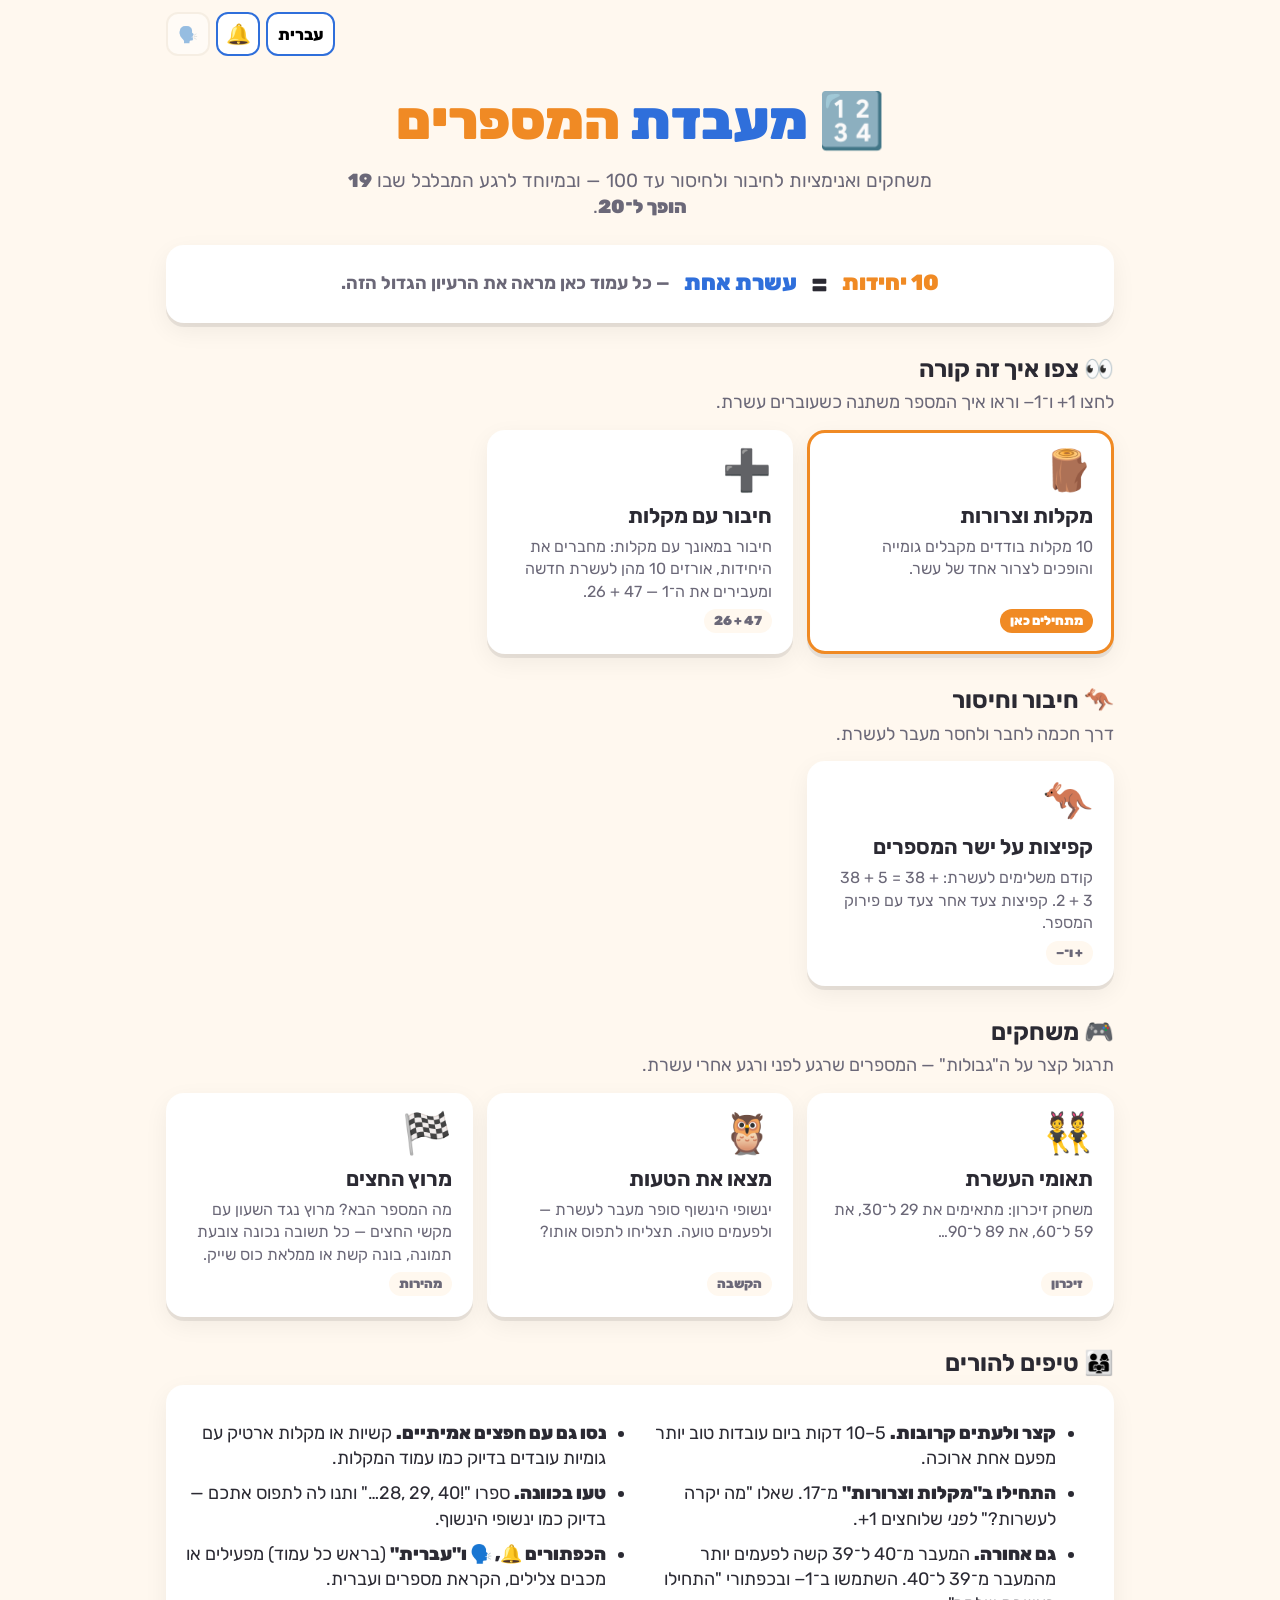
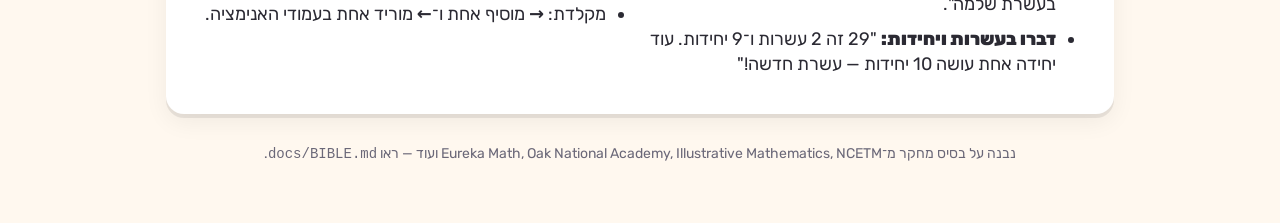
<file: site/index.html>
<!doctype html>
<html lang="en">
<head>
  <meta charset="utf-8">
  <meta name="viewport" content="width=device-width, initial-scale=1">
  <title data-i18n="site_title">Number Lab</title>
  <link rel="icon" href="data:image/svg+xml,<svg xmlns=%22http://www.w3.org/2000/svg%22 viewBox=%220 0 100 100%22><text y=%22.9em%22 font-size=%2290%22>🔢</text></svg>">
  <link rel="stylesheet" href="assets/style.css">
  <style>
    .home-bar { display: flex; justify-content: flex-end; padding: 12px 16px 0; max-width: 980px; margin: 0 auto; }
    .hero { text-align: center; padding: 8px 16px 8px; }
    .hero h1 { font-size: clamp(34px, 7vw, 54px); margin: 0; font-weight: 900; }
    .hero p { color: var(--muted); font-size: 19px; margin: 8px auto 0; max-width: 620px; }
    .big-idea { display: flex; gap: 14px; align-items: center; justify-content: center; flex-wrap: wrap; font-size: 22px; font-weight: 900; }
    .big-idea .eqsign { font-size: 30px; }
    h2 { font-size: 24px; margin: 30px 0 4px; }
    h2 + .sub { color: var(--muted); margin: 0 0 14px; }
    .grid { display: grid; grid-template-columns: repeat(auto-fill, minmax(260px, 1fr)); gap: 14px; }
    .tile {
      display: flex; flex-direction: column; gap: 6px; text-decoration: none; color: var(--ink);
      background: var(--card); border-radius: var(--radius); padding: 18px; box-shadow: var(--shadow);
      border: 3px solid transparent; transition: transform .15s, border-color .15s;
    }
    .tile:hover { transform: translateY(-3px); border-color: var(--tens); }
    .tile .ico { font-size: 40px; line-height: 1; }
    .tile h3 { margin: 4px 0 0; font-size: 21px; }
    .tile p { margin: 0; color: var(--muted); font-size: 16px; }
    .tile .tag { align-self: flex-start; font-size: 13px; font-weight: 900; padding: 3px 10px; border-radius: 999px; background: var(--bg); color: var(--muted); margin-top: auto; }
    .tile.star { border-color: var(--ones); }
    .tile.star .tag { background: var(--ones); color: #fff; }
    .tips { columns: 2 300px; column-gap: 28px; }
    .tips li { break-inside: avoid; margin-bottom: 10px; }
    footer { text-align: center; color: var(--muted); font-size: 14px; margin-top: 30px; }
  </style>
</head>
<body>
  <div class="home-bar"><div class="toggles" data-toggles></div></div>
  <main class="page">
    <section class="hero">
      <h1>🔢 <span class="t" data-i18n="hero_a"></span> <span class="o" data-i18n="hero_b"></span></h1>
      <p data-i18n="hero_sub"></p>
    </section>

    <div class="card" style="margin-top:16px">
      <div class="big-idea">
        <span class="o" data-i18n="idea_ones"></span><span class="eqsign">=</span><span class="t" data-i18n="idea_ten"></span>
        <span style="color:var(--muted);font-weight:700;font-size:18px" data-i18n="idea_note"></span>
      </div>
    </div>

    <h2 data-i18n="sec_watch"></h2>
    <p class="sub" data-i18n="sec_watch_sub"></p>
    <div class="grid">
      <a class="tile star" href="pages/bundles.html">
        <div class="ico">🪵</div><h3 data-i18n="bu_name"></h3>
        <p data-i18n="bu_desc"></p>
        <span class="tag" data-i18n="tag_start"></span>
      </a>
      <a class="tile" href="pages/bundles-add.html">
        <div class="ico">➕</div><h3 data-i18n="ba_name"></h3>
        <p data-i18n="ba_desc"></p>
        <span class="tag"><span class="eq">26 + 47</span></span>
      </a>
    </div>

    <h2 data-i18n="sec_strat"></h2>
    <p class="sub" data-i18n="sec_strat_sub"></p>
    <div class="grid">
      <a class="tile" href="pages/number-line.html">
        <div class="ico">🦘</div><h3 data-i18n="nl_name"></h3>
        <p data-i18n="nl_desc"></p>
        <span class="tag" data-i18n="tag_addsub"></span>
      </a>
    </div>

    <h2 data-i18n="sec_games"></h2>
    <p class="sub" data-i18n="sec_games_sub"></p>
    <div class="grid">
      <a class="tile" href="pages/edge-match.html">
        <div class="ico">👯</div><h3 data-i18n="em_name"></h3>
        <p data-i18n="em_desc"></p>
        <span class="tag" data-i18n="tag_memory"></span>
      </a>
      <a class="tile" href="pages/spot-mistake.html">
        <div class="ico">🦉</div><h3 data-i18n="sm_name"></h3>
        <p data-i18n="sm_desc"></p>
        <span class="tag" data-i18n="tag_listen"></span>
      </a>
      <a class="tile" href="pages/arrow-race.html">
        <div class="ico">🏁</div><h3 data-i18n="ar_name"></h3>
        <p data-i18n="ar_desc"></p>
        <span class="tag" data-i18n="tag_race"></span>
      </a>
    </div>

    <h2 data-i18n="tips_title"></h2>
    <div class="card">
      <ul class="tips">
        <li data-i18n="tip1"></li>
        <li data-i18n="tip2"></li>
        <li data-i18n="tip3"></li>
        <li data-i18n="tip4"></li>
        <li data-i18n="tip5"></li>
        <li data-i18n="tip6"></li>
        <li data-i18n="tip7"></li>
        <li data-i18n="tip8"></li>
      </ul>
    </div>

    <footer data-i18n="footer"></footer>
  </main>

  <script src="assets/strings.js"></script>
  <script src="assets/common.js"></script>
</body>
</html>
</file>
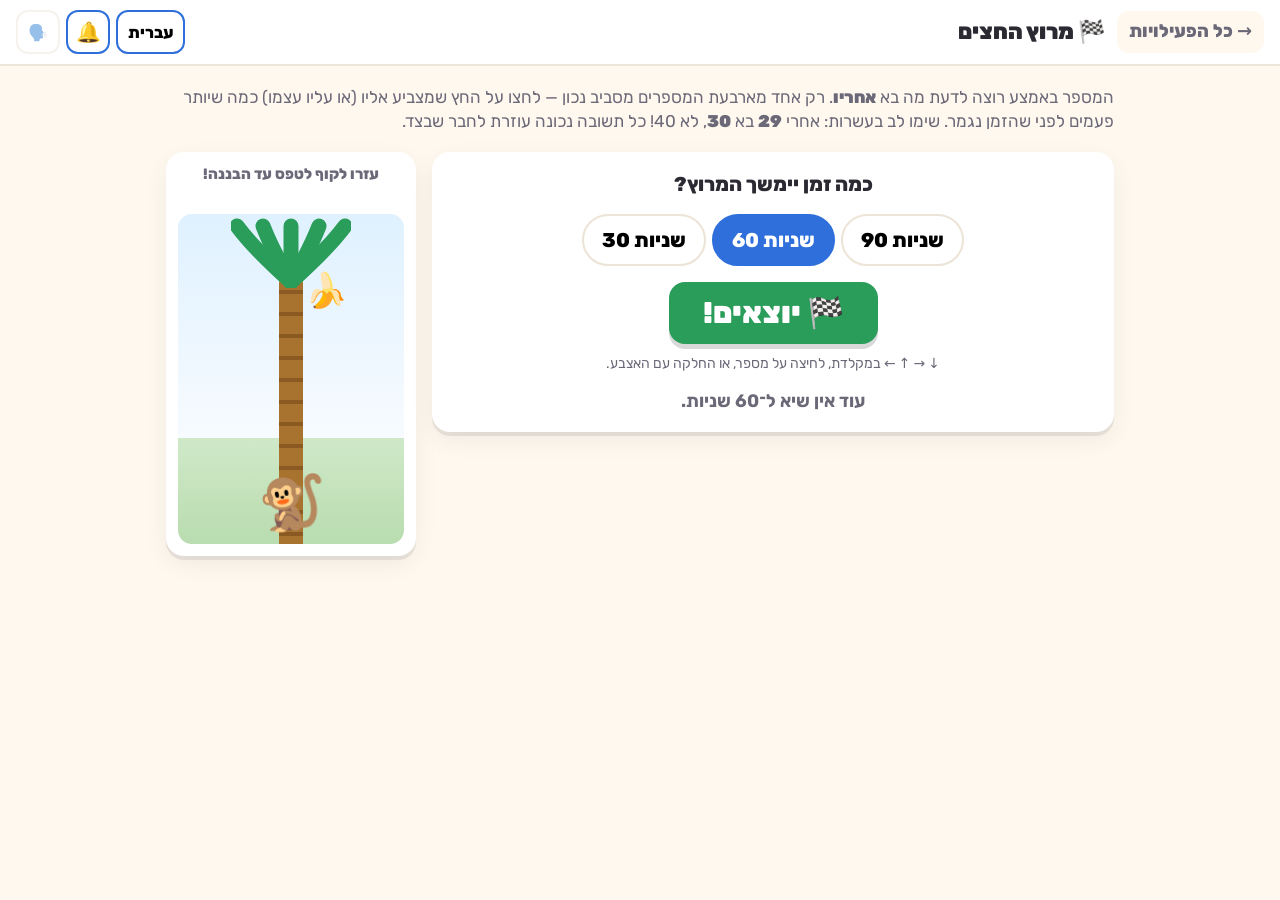
<file: site/pages/arrow-race.html>
<!doctype html>
<html lang="en">
<head>
  <meta charset="utf-8">
  <meta name="viewport" content="width=device-width, initial-scale=1">
  <title data-i18n="ar_title">Arrow Race</title>
  <link rel="icon" href="data:image/svg+xml,<svg xmlns=%22http://www.w3.org/2000/svg%22 viewBox=%220 0 100 100%22><text y=%22.9em%22 font-size=%2290%22>🔢</text></svg>">
  <link rel="stylesheet" href="../assets/style.css">
  <style>
    /* ---- layout: buddy panel on the LEFT, race on the RIGHT, in both languages (the row is forced LTR;
       the cards inside get the page direction back). On narrow screens they stack, buddy on top. ---- */
    .race { direction: ltr; display: grid; grid-template-columns: 250px minmax(0, 1fr); gap: 16px; align-items: start; }
    html[dir="rtl"] .race > * { direction: rtl; }
    .play { min-width: 0; }
    .buddy { padding: 12px; }
    .buddy-title { text-align: center; font-weight: 800; font-size: 15px; color: var(--muted); margin-bottom: 8px; min-height: 42px; }
    .stage {
      position: relative; height: 330px; border-radius: 14px; overflow: hidden; direction: ltr; contain: layout paint;
      background: linear-gradient(#dff1ff, #f7fbff 68%, #cfe9c8 68%, #b9dcb0);
    }
    .stage.kitchen { background: linear-gradient(#fff3e0, #ffe9d3 72%, #e9c79a 72%, #d9a35b); }
    .stage.paper { background: #fffdf7; }
    @media (max-width: 760px) {
      .race { grid-template-columns: 1fr; }
      .stage { height: 220px; }
      .buddy-title { min-height: 0; }
    }

    /* ---- setup ---- */
    .pick-label { font-weight: 800; font-size: 20px; }
    .durs { direction: ltr; }
    .durs .chip { font-size: 20px; padding: 10px 18px; min-height: 48px; }
    .best { color: var(--muted); font-weight: 700; }
    #start { font-size: 30px; padding: 10px 34px; }

    /* ---- HUD: countdown ring + score ---- */
    .hud { display: flex; align-items: center; justify-content: space-between; gap: 12px; }
    .ring { position: relative; width: 84px; height: 84px; flex: none; }
    .ring svg { width: 100%; height: 100%; display: block; }
    .ring .trk { fill: none; stroke: var(--line); stroke-width: 9; }
    .ring .arc { fill: none; stroke: var(--tens); stroke-width: 9; stroke-linecap: round; stroke-dasharray: 276.5; transform: rotate(-90deg); transform-origin: 50% 50%; }
    .ring.hurry .arc { stroke: var(--bad); }
    .ring .secs { position: absolute; inset: 0; display: flex; align-items: center; justify-content: center; font-weight: 900; font-size: 26px; }
    .ring.hurry .secs { color: var(--bad); animation: pop .5s ease infinite; }
    .score { font-weight: 900; font-size: 24px; }

    /* ---- the number cross: ALWAYS left-to-right (left arrow = left number, also in Hebrew) ---- */
    .cross {
      direction: ltr; display: grid; grid-template-columns: repeat(3, 1fr); grid-template-rows: repeat(3, 1fr); gap: 10px;
      max-width: 420px; margin: 0 auto; touch-action: none; user-select: none; -webkit-user-select: none;
    }
    .opt {
      font: inherit; font-weight: 900; color: var(--ink); border: 3px solid var(--line); border-radius: 18px; background: #fff;
      min-height: 96px; display: flex; flex-direction: column; align-items: center; justify-content: center; gap: 2px; cursor: pointer;
      box-shadow: 0 4px 0 rgba(0, 0, 0, .08); transition: transform .2s var(--spring), border-color .2s, background .2s, box-shadow .2s;
    }
    .opt:active { transform: scale(.94); box-shadow: 0 1px 0 rgba(0, 0, 0, .08); }
    .opt .ar { font-size: 18px; color: var(--muted); line-height: 1; }
    .opt .n { font-size: clamp(30px, 8vw, 44px); line-height: 1.1; }
    .opt[data-dir="up"] { grid-area: 1 / 2; } .opt[data-dir="left"] { grid-area: 2 / 1; } .opt[data-dir="right"] { grid-area: 2 / 3; } .opt[data-dir="down"] { grid-area: 3 / 2; }
    .mid {
      grid-area: 2 / 2; display: flex; align-items: center; justify-content: center; min-height: 96px;
      background: var(--tens-soft); border: 4px solid var(--tens); border-radius: 22px;
      font-size: clamp(40px, 11vw, 64px); font-weight: 900; color: var(--tens); line-height: 1;
    }
    .mid.pop { animation: popSpring .6s var(--settle); }
    .opt.ok { background: var(--good); border-color: var(--good); color: #fff; animation: bounceIn .55s var(--settle); }
    .opt.bad { background: var(--bad); border-color: var(--bad); color: #fff; animation: shake .3s ease 2; }
    .opt.ok .ar, .opt.bad .ar { color: rgba(255, 255, 255, .85); }
    .opt.dim { opacity: .55; }
    .round-in .opt { animation: optIn .45s var(--spring) both; }
    @keyframes optIn { from { transform: scale(.7); opacity: 0; } to { transform: none; opacity: 1; } }

    /* ---- end screen ---- */
    .final { font-size: 72px; font-weight: 900; color: var(--tens); line-height: 1; }
    .end-title { font-size: 28px; font-weight: 900; }
    .newbest { font-size: 24px; font-weight: 900; color: var(--good); animation: bounceIn .6s var(--settle); }

    /* ---- buddies (shared) ----
       Per-answer feedback is snappy (≤ .7 s); finales are leisurely (≈ 4–5 s) so the characters can be watched. */
    .badge { position: absolute; font-size: 26px; line-height: 1; pointer-events: none; will-change: transform, opacity; animation: bBadge 1.6s var(--settle) forwards; }
    @keyframes bBadge { 0% { transform: scale(0) rotate(-20deg); opacity: 0; } 20% { transform: scale(1.2) rotate(6deg); opacity: 1; } 35% { transform: scale(1); } 80% { transform: translateY(-6px); opacity: 1; } 100% { transform: translateY(-16px) scale(.8); opacity: 0; } }
    .cloud { position: absolute; font-size: 28px; opacity: .85; animation: drift 9s ease-in-out infinite alternate; }
    .cloud.c1 { left: 8%; top: 8%; } .cloud.c2 { right: 10%; top: 22%; animation-duration: 12s; animation-delay: -4s; }
    @keyframes drift { from { transform: translateX(0); } to { transform: translateX(16px); } }
    .ground { position: absolute; inset: auto 0 0 0; height: 18%; background: linear-gradient(#8fcf86, #6fb866); }

    /* 1. painting 🎨: a line drawing gets colored region by region; when complete the picture comes alive */
    .paint { position: absolute; inset: 10px; display: flex; align-items: center; justify-content: center; }
    .paint svg { width: 100%; height: 100%; overflow: visible; }
    .rg { fill-opacity: 0; transition: fill-opacity .7s ease; stroke: #2b2a33; stroke-width: 2.5; stroke-linejoin: round; stroke-linecap: round; transform-box: fill-box; transform-origin: center; }
    .rg.on { fill-opacity: 1; animation: rgPop .6s var(--spring); }
    @keyframes rgPop { 0% { transform: scale(1); } 40% { transform: scale(1.06); } 100% { transform: scale(1); } }
    .ln { fill: none; stroke: #2b2a33; stroke-width: 2.5; stroke-linecap: round; stroke-linejoin: round; }
    .dot { fill: #2b2a33; stroke: none; }
    .smile { opacity: 0; transition: opacity .6s; }
    .alive .smile { opacity: 1; }
    .alive .a-spin { animation: aSpin 3.6s ease-in-out; }
    .alive .a-sway { animation: aSway 1.4s ease-in-out 3; transform-origin: 50% 100%; }
    .alive .a-wag { animation: aWag 1.1s ease-in-out 4; transform-origin: 100% 100%; }
    .alive .a-rock { animation: aSway 2.2s ease-in-out 2; transform-origin: 50% 100%; }
    .alive .a-swim { animation: aSwim 4s ease-in-out; }
    .alive .a-bob { animation: aBob 1.6s ease-in-out 3; }
    @keyframes aSpin { to { transform: rotate(360deg); } }
    @keyframes aSway { 0%, 100% { transform: rotate(0); } 25% { transform: rotate(-9deg); } 75% { transform: rotate(9deg); } }
    @keyframes aWag { 0%, 100% { transform: rotate(0); } 50% { transform: rotate(-28deg); } }
    @keyframes aSwim { 0% { transform: translateX(0) scaleX(1); } 48% { transform: translateX(-70px) scaleX(1); } 52% { transform: translateX(-70px) scaleX(-1); } 100% { transform: translateX(0) scaleX(-1); } }
    @keyframes aBob { 0%, 100% { transform: translateY(0); } 50% { transform: translateY(-8px); } }

    /* 2. rainbow 🌈 + visiting unicorn 🦄: seven bands draw in; when complete the unicorn flies in and rests under the arch */
    .rbow { position: absolute; left: 6%; right: 6%; bottom: 14%; height: 70%; }
    .rbow svg { width: 100%; height: 100%; overflow: visible; }
    .ghost { fill: none; stroke: #2b2a33; stroke-width: 10; stroke-linecap: round; opacity: .07; }
    .band { fill: none; stroke-width: 10.5; stroke-linecap: round; opacity: 0; transition: stroke-dashoffset .9s var(--settle), opacity .4s; }
    .band.on { opacity: 1; }
    .flyer { position: absolute; left: 0; top: 0; font-size: 56px; line-height: 1; opacity: 0; will-change: transform, opacity; }
    .flyer.hover { animation: hover 1.6s ease-in-out infinite; }
    @keyframes hover { 0%, 100% { transform: translate(var(--x), var(--y)); } 50% { transform: translate(var(--x), calc(var(--y) - 9px)); } }

    /* 3. smoothie 🥤: fruit plops into the glass; when full the lid goes on, it shakes, blends and gets a straw */
    .cup { position: absolute; left: 50%; bottom: 30px; width: 110px; height: 160px; margin-left: -55px; }
    .cup .body { position: absolute; inset: 0; transform-origin: 50% 100%; }
    .cup.shake .body { animation: cupShake 1.7s ease-in-out; }
    @keyframes cupShake { 0%, 100% { transform: rotate(0); } 12% { transform: rotate(-10deg) translateX(-4px); } 25% { transform: rotate(10deg) translateX(4px); } 37% { transform: rotate(-12deg); } 50% { transform: rotate(12deg); } 62% { transform: rotate(-9deg) translateX(-3px); } 75% { transform: rotate(9deg) translateX(3px); } 87% { transform: rotate(-4deg); } }
    .glass { position: absolute; inset: 0; border: 4px solid #7d8198; border-top-width: 5px; border-radius: 10px 10px 34px 34px; background: rgba(255, 255, 255, .55); overflow: hidden; }
    .shine { position: absolute; left: 8px; top: 12px; width: 9px; height: 55%; border-radius: 6px; background: rgba(255, 255, 255, .7); }
    .juice { position: absolute; left: 0; right: 0; bottom: 0; height: 100%; background: linear-gradient(#ffb3c1, #ff7eb6 45%, #f08a24); transform: scaleY(0); transform-origin: 50% 100%; transition: transform 1.3s var(--settle); }
    .cup.full .juice { transform: scaleY(.88); }
    .fruits { position: absolute; inset: 0; }
    .fruit { position: absolute; font-size: 34px; line-height: 1; transform: rotate(var(--rot)); animation: fruitDrop .7s var(--settle) both; will-change: transform, opacity; }
    @keyframes fruitDrop { 0% { transform: translateY(-180px) rotate(0); opacity: 0; } 10% { opacity: 1; } 60% { transform: translateY(0) rotate(var(--rot)); } 75% { transform: translateY(-14px) scale(1.08, .92) rotate(var(--rot)); } 100% { transform: translateY(0) rotate(var(--rot)); } }
    .fruit.out { animation: fruitOut .55s ease-in forwards; }
    @keyframes fruitOut { 0% { transform: translateY(0) rotate(var(--rot)); opacity: 1; } 40% { transform: translateY(-50px) scale(1.1); opacity: 1; } 100% { transform: translateY(-130px) scale(.6); opacity: 0; } }
    .cup.blend .fruit { animation: swirl 1.5s ease-in forwards; }
    @keyframes swirl { 0% { transform: rotate(var(--rot)); opacity: 1; } 100% { transform: translate(var(--sx), 50px) rotate(720deg) scale(.15); opacity: 0; } }
    .lid { position: absolute; left: -6px; right: -6px; top: -14px; height: 18px; border-radius: 9px; background: #e04848; box-shadow: 0 3px 0 #b33; transform: translateY(-90px); opacity: 0; transition: transform .6s var(--spring), opacity .3s; }
    .cup.lidon .lid { transform: none; opacity: 1; }
    .straw { position: absolute; width: 12px; height: 130px; left: 72px; top: -64px; border-radius: 6px; background: repeating-linear-gradient(135deg, #fff 0 8px, #e04848 8px 16px); box-shadow: 0 0 0 1.5px #7d8198; transform: translateY(-140px) rotate(14deg); opacity: 0; transition: transform .7s var(--spring), opacity .3s; }
    .cup.straw-in .straw { transform: rotate(14deg); opacity: 1; }
    .smiley { position: absolute; left: 50%; top: 42%; font-size: 40px; line-height: 1; transform: translate(-50%, -50%) scale(0); opacity: 0; transition: transform .6s var(--spring), opacity .3s; }
    .cup.happy .smiley { transform: translate(-50%, -50%) scale(1); opacity: 1; }

    /* 4. monkey 🐒: climbs the trunk to the banana (the `.face` carries the hop / oops / cheer keyframes so they never fight the climb transition) */
    .mover { position: absolute; font-size: 54px; line-height: 1; transition: transform .5s var(--spring); will-change: transform; }
    .face { display: inline-block; transform-origin: 50% 90%; animation: bIdle 2.6s ease-in-out infinite; }
    .face.hop { animation: bHop .5s var(--settle); }
    .face.oops { animation: bOops .7s ease; }
    .face.cheer { animation: bCheer 1.1s var(--settle) 2; }
    @keyframes bIdle { 0%, 100% { transform: translateY(0) rotate(0); } 50% { transform: translateY(-4px) rotate(-3deg); } }
    @keyframes bHop { 0% { transform: scale(1); } 30% { transform: translateY(-14px) scale(.92, 1.1); } 60% { transform: translateY(0) scale(1.1, .9); } 100% { transform: none; } }
    @keyframes bOops { 0%, 100% { transform: rotate(0); } 20% { transform: rotate(-16deg) scale(.95); } 50% { transform: rotate(14deg); } 75% { transform: rotate(-8deg); } }
    @keyframes bCheer { 0% { transform: scale(1); } 20% { transform: translateY(-22px) rotate(-14deg) scale(1.15); } 45% { transform: translateY(0) scale(1.15, .85); } 65% { transform: translateY(-12px) rotate(12deg); } 100% { transform: none; } }
    .item { position: absolute; line-height: 1; transform-origin: 50% 0; transition: transform .6s var(--spring), opacity .5s; will-change: transform, opacity; }
    .item.eat { transform: scale(0) rotate(40deg); opacity: 0; }
    .item.pop { animation: itemPop .7s var(--spring); }
    @keyframes itemPop { from { transform: scale(0) rotate(-30deg); } to { transform: none; } }
    .trunk { position: absolute; left: 50%; top: 58px; bottom: 0; width: 24px; margin-left: -12px; border-radius: 12px 12px 0 0; background: repeating-linear-gradient(180deg, #a8722f 0 18px, #8a5a22 18px 22px); }
    .canopy { position: absolute; left: 50%; top: 4px; transform: translateX(-50%); line-height: 0; }
    .banana { left: 50%; top: 60px; margin-left: 14px; font-size: 34px; }
    .mon { left: 50%; bottom: 14px; transform: translate(-50%, 0); }

    @media (prefers-reduced-motion: reduce) {
      .face, .face.hop, .face.oops, .face.cheer, .cloud, .item.pop, .mid.pop, .opt.ok, .opt.bad, .round-in .opt, .ring.hurry .secs, .newbest,
      .rg.on, .alive .a-spin, .alive .a-sway, .alive .a-wag, .alive .a-rock, .alive .a-swim, .alive .a-bob, .flyer.hover, .cup.shake .body, .fruit, .cup.blend .fruit { animation: none; }
      .fruit.out { animation: none; opacity: 0; transition: opacity .3s; }
      .flyer.hover { transform: translate(var(--x), var(--y)); }
      .badge { animation: bBadgeQuiet 1.3s ease forwards; }
      @keyframes bBadgeQuiet { 0% { opacity: 0; } 20%, 80% { opacity: 1; } 100% { opacity: 0; } }
      .mover, .item, .band, .rg, .juice, .lid, .straw, .smiley, .opt { transition-duration: .25s; transition-timing-function: ease-out; }
    }
  </style>
</head>
<body>
  <header class="topbar">
    <a class="back" href="../index.html" data-i18n="back"></a>
    <h1 data-i18n="ar_title"></h1>
    <div class="toggles" data-toggles></div>
  </header>

  <main class="page stack">
    <p class="intro" data-i18n="ar_intro"></p>
    <div class="race">
      <aside class="card buddy">
        <div class="buddy-title" id="buddyTitle"></div>
        <div class="stage" id="stage" aria-hidden="true"></div>
      </aside>

      <div class="card play">
        <!-- 1. setup -->
        <div id="setup" class="stack center">
          <div class="pick-label" data-i18n="ar_pick"></div>
          <div class="chips durs" id="durs"></div>
          <div><button class="btn plus" id="start" data-i18n="ar_start"></button></div>
          <p class="kbd-hint" data-i18n="ar_how"></p>
          <div class="best" id="bestline"></div>
        </div>
        <!-- 2. the race -->
        <div id="game" class="stack" hidden>
          <div class="hud">
            <div class="ring" id="ring">
              <svg viewBox="0 0 100 100" aria-hidden="true"><circle class="trk" cx="50" cy="50" r="44"/><circle class="arc" id="arc" cx="50" cy="50" r="44"/></svg>
              <div class="secs" id="secs"></div>
            </div>
            <div class="score" id="score"></div>
          </div>
          <div class="cross" id="cross">
            <button class="opt" data-dir="up"><span class="ar">↑</span><span class="n"></span></button>
            <button class="opt" data-dir="left"><span class="ar">←</span><span class="n"></span></button>
            <div class="mid" id="mid"></div>
            <button class="opt" data-dir="right"><span class="ar">→</span><span class="n"></span></button>
            <button class="opt" data-dir="down"><span class="ar">↓</span><span class="n"></span></button>
          </div>
          <div class="caption" id="caption"></div>
          <p class="kbd-hint" data-i18n="ar_how"></p>
        </div>
        <!-- 3. results -->
        <div id="end" class="stack center" hidden>
          <div class="end-title" data-i18n="ar_time"></div>
          <div class="final" id="final"></div>
          <div id="result"></div>
          <div class="best" id="misses"></div>
          <div id="endbest"></div>
          <div class="controls">
            <button class="btn plus" id="again" data-i18n="ar_again"></button>
            <button class="btn ghost small" id="change" data-i18n="ar_change"></button>
          </div>
        </div>
      </div>
    </div>
  </main>

  <script src="../assets/strings.js"></script>
  <script src="../assets/common.js"></script>
  <script>
    const el = id => document.getElementById(id);
    const { t, eq, wait, rand, shuffle } = PV;
    const DURS = [30, 60, 90], DIRS = ['up', 'left', 'right', 'down'];
    const KEYS = { ArrowUp: 'up', ArrowDown: 'down', ArrowLeft: 'left', ArrowRight: 'right' };
    const RING = 276.5;   // 2π · 44
    const store = {
      get(k, f) { try { const v = localStorage.getItem(k); return v === null ? f : JSON.parse(v); } catch { return f; } },
      set(k, v) { try { localStorage.setItem(k, JSON.stringify(v)); } catch { /* ignore */ } },
    };
    const reduced = () => { try { return matchMedia('(prefers-reduced-motion: reduce)').matches; } catch { return false; } };
    const mk = (cls, html = '', tag = 'div') => { const d = document.createElement(tag); d.className = cls; d.innerHTML = html; return d; };
    const kick = (node, cls) => { if (!node) return; node.classList.remove(cls); void node.offsetWidth; node.classList.add(cls); };   // restart a keyframe

    /* ================= rounds =================
       Center numbers lean hard on the edges: 55% x9, 17% x8, the rest ordinary (ones 0–7). Every number shown stays under 100 (the last center is 98 → 99).
       Distractors are the classic crossing-a-ten errors: after 29 → 40 (skipped
       a ten), 20 (forgot to change the tens), 39 (changed the tens, kept the ones), 28 (went backwards). */
    function pickCenter() {
      const r = Math.random();
      if (r < .55) return rand(0, 8) * 10 + 9;
      if (r < .72) return rand(0, 9) * 10 + 8;
      let n; do { n = rand(0, 97); } while (n % 10 >= 8);
      return n;
    }
    function distractors(n) {
      const next = n + 1, tn = Math.floor(n / 10), o = n % 10;
      const clean = arr => shuffle([...new Set(arr)].filter(v => Number.isInteger(v) && v !== next && v >= 0 && v <= 99 && v !== n));
      let picks;
      if (o === 9) {
        const classics = clean([(tn + 2) * 10, tn * 10]);                                        // 40, 20
        const extras = clean([n + 10, n - 1, n + 2]);                                              // 39, 28, 31
        picks = classics.slice(0, 2).concat(extras);
      } else if (o === 8) {
        picks = clean([(tn + 1) * 10, n - 1, n + 10, n + 11, n + 3]);                              // 30, 27, 38, 39, 31
      } else {
        picks = clean([n - 1, n + 10, n + 2, n + 11, n - 10, (tn + 1) * 10]);
      }
      picks = [...new Set(picks)];
      for (let d = 2; picks.length < 3; d++) clean([n - d, n + d + 1]).forEach(v => picks.length < 3 && !picks.includes(v) && picks.push(v));
      return picks.slice(0, 3);
    }
    let lastDirs = [];
    const o9 = n => n % 10 === 9;
    function makeRound() {
      const n = pickCenter(), next = n + 1, wrong = distractors(n);
      let dirs;
      do { dirs = shuffle([...DIRS]); } while (lastDirs.length >= 2 && lastDirs.every(d => d === dirs[0]));   // never 3 in a row
      lastDirs = [...lastDirs.slice(-1), dirs[0]];
      const opts = {}; opts[dirs[0]] = next; wrong.forEach((v, i) => opts[dirs[i + 1]] = v);
      return { n, next, cross: o9(n), dir: dirs[0], opts };
    }

    /* ================= buddies =================
       Each buddy: steps (points to a finale), build(stage), render(level, stage), party(ctx) (the finale, ≈ 4–5 s),
       optional oops(ctx). The controller keeps `level`; render() is idempotent so it can re-sync after a finale. */

    /* --- 1. painting: three original pictures, 7 regions each, painted in DOM order --- */
    const SUN = (cx, cy) => `<g class="rg a-spin" fill="#f5c400"><circle cx="${cx}" cy="${cy}" r="17"/>${[0, 45, 90, 135, 180, 225, 270, 315].map(a => `<path d="M${cx + 23 * Math.cos(a * Math.PI / 180)} ${cy + 23 * Math.sin(a * Math.PI / 180)} L${cx + 31 * Math.cos(a * Math.PI / 180)} ${cy + 31 * Math.sin(a * Math.PI / 180)}"/>`).join('')}</g>
      <g class="smile"><circle class="dot" cx="${cx - 6}" cy="${cy - 4}" r="1.8"/><circle class="dot" cx="${cx + 6}" cy="${cy - 4}" r="1.8"/><path class="ln" d="M${cx - 7} ${cy + 4} Q${cx} ${cy + 10} ${cx + 7} ${cy + 4}"/></g>`;
    const FLOWER = (x, y, col) => `<g class="rg a-sway" fill="${col}"><path class="ln" d="M${x} ${y} V${y - 18}"/>${[0, 72, 144, 216, 288].map(a => `<circle cx="${x + 6 * Math.cos((a - 90) * Math.PI / 180)}" cy="${y - 24 + 6 * Math.sin((a - 90) * Math.PI / 180)}" r="5"/>`).join('')}<circle cx="${x}" cy="${y - 24}" r="3.5" fill="#f5c400"/></g>`;
    const PICS = [
      // a house with a sun, a tree and a flower
      `<svg viewBox="0 0 200 200">${SUN(160, 42)}
        <path class="rg" fill="#e04848" d="M38 102 L100 48 L162 102 Z"/>
        <rect class="rg" fill="#ffd9a8" x="52" y="102" width="96" height="68"/>
        <rect class="rg" fill="#a8722f" x="88" y="126" width="24" height="44" rx="3"/>
        <rect class="ln" x="60" y="112" width="18" height="18"/><path class="ln" d="M69 112v18M60 121h18"/><rect class="ln" x="122" y="112" width="18" height="18"/><path class="ln" d="M131 112v18M122 121h18"/>
        <rect class="rg" fill="#8fcf86" x="2" y="170" width="196" height="28"/>
        <g class="rg a-sway" fill="#2a9d5b"><rect x="18" y="136" width="10" height="34" fill="#8a5a22"/><circle cx="23" cy="122" r="22"/></g>
        ${FLOWER(178, 170, '#ff7eb6')}</svg>`,
      // a cat in a garden
      `<svg viewBox="0 0 200 200">${SUN(40, 40)}
        <rect class="rg" fill="#8fcf86" x="2" y="150" width="196" height="48"/>
        <g class="rg" fill="#2a9d5b"><circle cx="22" cy="138" r="20"/><circle cx="42" cy="146" r="14"/></g>
        <path class="rg a-wag" fill="#f08a24" d="M92 156 Q60 156 60 126 Q61 112 72 114 Q68 134 94 142 Z"/>
        <g class="rg a-bob" fill="#f08a24"><ellipse cx="124" cy="152" rx="34" ry="22"/><circle cx="152" cy="118" r="20"/><path d="M138 106 L140 88 L152 100 Z"/><path d="M166 106 L164 88 L152 100 Z"/>
          <circle class="dot" cx="145" cy="116" r="2.2"/><circle class="dot" cx="159" cy="116" r="2.2"/><path d="M149 123 L155 123 L152 127 Z" fill="#ff7eb6"/><path class="ln" d="M152 127 Q148 132 144 129 M152 127 Q156 132 160 129 M128 120 L140 122 M128 128 L140 126 M176 120 L164 122 M176 128 L164 126"/></g>
        ${FLOWER(182, 160, '#ff7eb6')}${FLOWER(100, 192, '#8e44ad')}</svg>`,
      // a sailboat with a fish
      `<svg viewBox="0 0 200 200">${SUN(40, 40)}
        <rect class="rg" fill="#9ec5ff" x="2" y="132" width="196" height="66"/><path class="ln" d="M10 160 q10 -6 20 0 t20 0 t20 0 M120 175 q10 -6 20 0 t20 0 t20 0"/>
        <g class="a-rock" style="transform-box: fill-box; transform-origin: 50% 100%">
          <path class="rg" fill="#a8722f" d="M56 132 L144 132 L130 152 L70 152 Z"/>
          <path class="rg" fill="#e04848" d="M98 60 L98 126 L58 126 Z"/>
          <path class="rg" fill="#f5c400" d="M106 72 L106 126 L138 126 Z"/>
          <path class="ln" d="M102 48 V132"/>
          <path class="rg" fill="#2a9d5b" d="M102 48 L122 55 L102 62 Z"/></g>
        <g class="rg a-swim" fill="#f08a24"><ellipse cx="156" cy="176" rx="14" ry="8"/><path d="M170 176 L182 168 L182 184 Z"/><circle class="dot" cx="150" cy="174" r="1.6"/></g></svg>`,
    ];

    const Buddies = {
      painting: {
        steps: 7, title: 'ar_buddy_paint',
        build(st) {
          st.classList.add('paper');
          this.box = mk('paint', PICS[rand(0, PICS.length - 1)]); st.append(this.box);
          this.svg = this.box.querySelector('svg'); this.regions = [...this.svg.querySelectorAll('.rg')]; this.steps = this.regions.length;
        },
        render(level) { this.regions.forEach((r, i) => r.classList.toggle('on', i < level)); },
        oops(ctx) { ctx.badgeAt(80, 8, '💧'); },
        async party(ctx) {
          await wait(500);
          this.svg.classList.add('alive'); PV.sound.bells(); PV.sparkle(this.box, 10);        // the picture comes alive
          await wait(1800);
          ctx.badgeAt(50, 4, '🎨'); PV.sound.twinkle(); PV.sparkle(this.box, 8);
          await wait(1900);
          this.svg.classList.remove('alive');
          for (let i = this.regions.length - 1; i >= 0; i--) { this.regions[i].classList.remove('on'); await wait(110); }   // back to a line drawing
          await wait(400);
        },
      },

      /* --- 2. rainbow + visiting unicorn --- */
      rainbow: {
        steps: 7, title: 'ar_buddy_rainbow',
        build(st) {
          const cols = ['#e04848', '#f08a24', '#f5c400', '#2a9d5b', '#2f6fdb', '#5b3fd6', '#8e44ad'];
          const arc = r => `M${110 - r} 150 A${r} ${r} 0 0 1 ${110 + r} 150`;
          const paths = cols.map((c, i) => `<path class="ghost" d="${arc(96 - i * 11)}"/>`).join('') + cols.map((c, i) => `<path class="band" d="${arc(96 - i * 11)}" stroke="${c}"/>`).join('');
          this.box = mk('rbow', `<svg viewBox="0 0 220 160" preserveAspectRatio="xMidYMax meet">${paths}</svg>`);
          this.uni = mk('flyer', '🦄');
          st.append(mk('ground'), mk('cloud c1', '☁️'), mk('cloud c2', '☁️'), this.box, this.uni);
          this.bands = [...this.box.querySelectorAll('.band')];
          this.bands.forEach(b => { const len = b.getTotalLength(); b.dataset.len = len; b.style.strokeDasharray = len; b.style.strokeDashoffset = len; });
        },
        render(level) { this.bands.forEach((b, i) => { const on = i < level; b.classList.toggle('on', on); b.style.strokeDashoffset = on ? 0 : b.dataset.len; }); },
        oops(ctx) { ctx.badgeAt(50, 12, '💫'); },
        async party(ctx) {
          const st = ctx.stage, W = st.clientWidth, H = st.clientHeight, r = this.box.querySelector('svg').getBoundingClientRect(), s = st.getBoundingClientRect();
          const scale = Math.min(r.width / 220, r.height / 160), ox = r.left - s.left + (r.width - 220 * scale) / 2, oy = r.top - s.top + (r.height - 160 * scale);
          const tx = ox + 110 * scale - 28, ty = oy + 150 * scale - 56 - 6;   // the unicorn rests under the arch, feet on the ground line
          const uni = this.uni, canAnim = !!uni.animate && !reduced();
          await wait(400);
          PV.sound.whoosh(); PV.sound.twinkle();
          if (canAnim) {
            const x0 = -70, y0 = H * .35;
            const frames = Array.from({ length: 41 }, (_, i) => { const k = i / 40, e = 1 - Math.pow(1 - k, 2.2);   // ease-out along a hump
              return { transform: `translate(${(x0 + (tx - x0) * e).toFixed(1)}px, ${(y0 + (ty - y0) * e - 70 * Math.sin(e * Math.PI)).toFixed(1)}px) rotate(${(-8 * Math.sin(e * Math.PI)).toFixed(1)}deg)`, opacity: k < .05 ? k / .05 : 1 }; });
            const a = uni.animate(frames, { duration: 2400, easing: 'linear', fill: 'forwards' });
            for (let i = 0; i < 9; i++) { await wait(260); PV.sparkle(uni, 4); }
            await a.finished.catch(() => {});
            a.cancel();
          } else { await wait(600); }
          uni.style.setProperty('--x', tx + 'px'); uni.style.setProperty('--y', ty + 'px');
          uni.style.transform = `translate(${tx}px, ${ty}px)`; uni.style.opacity = 1; uni.classList.add('hover');
          ctx.badgeAt((tx + 50) / W * 100, (ty - 10) / H * 100, '💖'); PV.sound.bells();
          await wait(1700);
          // off it goes, and the rainbow fades so it can be built again
          uni.classList.remove('hover');
          if (canAnim) {
            const b = uni.animate([{ transform: `translate(${tx}px, ${ty}px) rotate(0)`, opacity: 1 }, { transform: `translate(${W + 80}px, ${-90}px) rotate(-12deg)`, opacity: 1, offset: .85 }, { transform: `translate(${W + 120}px, -120px)`, opacity: 0 }], { duration: 1100, easing: 'cubic-bezier(.5, 0, .9, .6)', fill: 'forwards' });
            this.bands.slice().reverse().forEach((band, i) => setTimeout(() => { band.classList.remove('on'); band.style.strokeDashoffset = band.dataset.len; }, i * 110));
            await b.finished.catch(() => {}); b.cancel();
          } else { uni.style.opacity = 0; this.render(0); await wait(600); }
          uni.style.opacity = 0;
          await wait(300);
        },
      },

      /* --- 3. smoothie cup --- */
      smoothie: {
        steps: 6, title: 'ar_buddy_smoothie', FRUITS: ['🍓', '🍌', '🫐', '🥝', '🍊', '🍑'],
        build(st) {
          st.classList.add('kitchen');
          this.cup = mk('cup', '<div class="body"><div class="glass"><div class="juice"></div><div class="fruits"></div><div class="shine"></div><div class="smiley">😊</div></div><div class="lid"></div></div><div class="straw"></div>');
          st.append(this.cup);
          this.fruitsBox = this.cup.querySelector('.fruits'); this.fruits = [];
        },
        render(level) {
          while (this.fruits.length > level) { const f = this.fruits.pop(); f.classList.add('out'); setTimeout(() => f.remove(), 600); }   // the top fruit pops back out
          while (this.fruits.length < level) {
            const i = this.fruits.length, f = mk('fruit', this.FRUITS[i]);
            f.style.left = (i % 2 ? 54 : 12) + 'px'; f.style.bottom = (Math.floor(i / 2) * 38 + 6) + 'px';
            f.style.setProperty('--rot', rand(-20, 20) + 'deg'); f.style.setProperty('--sx', (i % 2 ? -20 : 20) + 'px');
            this.fruitsBox.append(f); this.fruits.push(f); PV.sound.pop();
          }
        },
        oops(ctx) { ctx.badgeAt(72, 18, '💫'); },
        async party(ctx) {
          const cup = this.cup;
          await wait(500);
          cup.classList.add('lidon'); PV.sound.pop();                                           // lid on
          await wait(700);
          cup.classList.add('shake', 'blend', 'full'); PV.sound.bubbles(); PV.sound.bubbles(.7); // shake: fruit swirls into juice
          await wait(1800);
          cup.classList.remove('shake', 'lidon'); this.fruits.forEach(f => f.remove()); this.fruits = [];
          cup.classList.add('straw-in', 'happy'); PV.sound.bells(); ctx.badgeAt(74, 14, '✨'); PV.sparkle(cup, 8);
          await wait(1700);
          cup.classList.remove('full', 'straw-in', 'happy', 'blend');                           // drink up, start again
          await wait(1000);
        },
      },

      /* --- 4. monkey: climbs the trunk to the banana --- */
      monkey: {
        steps: 6, title: 'ar_buddy_monkey',
        build(st) {
          const leaves = [-54, -28, 0, 28, 54].map(a => `<path d="M60 64 Q${60 + a * .7} 30 ${60 + a} 8" stroke="#2a9d5b" stroke-width="15" stroke-linecap="round" fill="none"/>`).join('');
          st.append(mk('trunk'), mk('canopy', `<svg viewBox="0 0 120 70" width="120" height="70">${leaves}</svg>`));
          this.banana = mk('item banana', '🍌'); this.mover = mk('mover mon', '<span class="face">🐒</span>');
          st.append(this.banana, this.mover);
        },
        render(level, st) {
          const span = st.clientHeight - 140;   // from the ground to just under the canopy
          this.mover.style.transform = `translate(-50%, ${-level * span / this.steps}px)`;
        },
        up() { kick(this.mover.querySelector('.face'), 'hop'); },
        oops(ctx) { kick(this.mover.querySelector('.face'), 'oops'); ctx.badgeNear(this.mover, '💫'); },
        async party(ctx) {
          await wait(600);
          kick(this.mover.querySelector('.face'), 'cheer'); this.banana.classList.add('eat'); ctx.badgeNear(this.mover, '😋'); PV.sound.bells(); PV.sparkle(this.banana, 8);
          await wait(2200);
          this.banana.classList.remove('eat'); kick(this.banana, 'pop');
          this.mover.style.transition = 'transform 1.6s var(--settle)'; this.render(0, ctx.stage);   // slides back down for the next banana
          await wait(1700);
          this.mover.style.transition = '';
        },
      },
    };

    const stage = el('stage');
    const badgeAt = (xPct, yPct, emoji) => { const b = mk('badge', emoji); b.style.left = xPct + '%'; b.style.top = yPct + '%'; stage.append(b); setTimeout(() => b.remove(), 1700); };
    const badgeNear = (node, emoji) => {
      const r = node.getBoundingClientRect(), s = stage.getBoundingClientRect();
      const b = mk('badge', emoji); b.style.left = (r.left - s.left + r.width * .7) + 'px'; b.style.top = (r.top - s.top - 12) + 'px';
      stage.append(b); setTimeout(() => b.remove(), 1700);
    };
    const ctx = { stage, badgeAt, badgeNear };
    const buddy = {
      def: null, kind: '', level: 0, partying: false,
      pick(kind) {
        this.kind = Buddies[kind] ? kind : shuffle(Object.keys(Buddies))[0];
        this.def = Buddies[this.kind]; this.level = 0; this.partying = false;
        stage.className = 'stage'; stage.replaceChildren(); this.def.build(stage);
        el('buddyTitle').innerHTML = t(this.def.title);
        this.render();
      },
      render() { if (this.def && !this.partying) this.def.render(this.level, stage); },
      up() {
        this.level = Math.min(this.level + 1, this.def.steps);
        if (this.def.up) this.def.up(ctx);
        this.render();
        if (this.level >= this.def.steps && !this.partying) this.party();
      },
      down() {
        this.level = Math.max(0, this.level - 1);
        if (this.partying) return;              // the finale plays on; the level is already corrected
        if (this.def.oops) this.def.oops(ctx);
        this.render();
      },
      /* the finale. Answers keep coming meanwhile: `level` restarts at 0 and keeps counting, the visuals re-sync at the end */
      async party() {
        this.partying = true; this.level = 0;
        const def = this.def;
        try { await def.party(ctx); } catch { /* keep playing */ }
        if (this.def !== def) return;           // a new game picked another buddy meanwhile
        this.partying = false; this.level = Math.min(this.level, def.steps - 1); this.render();
      },
    };
    stage.addEventListener('animationend', e => {
      const cls = { bHop: 'hop', bOops: 'oops', bCheer: 'cheer', itemPop: 'pop', rgPop: 'on-pop' }[e.animationName];
      if (cls && cls !== 'on-pop') e.target.classList.remove(cls);
    });
    addEventListener('resize', () => buddy.render());

    /* ================= the game ================= */
    let dur = DURS.includes(store.get('pv-ar-dur', 60)) ? store.get('pv-ar-dur', 60) : 60;
    /* Input dedup: `locked` is true from the moment an answer is given until the next round is drawn (keys, taps,
       swipes and double-taps in between are ignored); `starting` keeps Start / Play again from running two timers;
       `pending` is the one scheduled next-round timer, cleared on start/finish so a stale one can't skip a round. */
    let running = false, starting = false, locked = true, score = 0, misses = 0, round = null, t0 = 0, raf = 0, lastWhole = 0, pending = 0;
    const opts = {}; document.querySelectorAll('.opt').forEach(b => opts[b.dataset.dir] = b);
    const bestKey = () => 'pv-ar-best-' + dur;
    const bestLine = () => { const b = store.get(bestKey(), 0); return b ? t('ar_best', { s: dur, n: b }) : t('ar_nobest', { s: dur }); };

    function renderSetup() {
      const box = el('durs'); box.replaceChildren();
      DURS.forEach(d => {
        const c = mk('chip' + (d === dur ? ' active' : ''), t('ar_sec', { n: d }), 'button');
        c.onclick = () => { dur = d; store.set('pv-ar-dur', d); renderSetup(); PV.sound.pop(); };
        box.append(c);
      });
      el('bestline').innerHTML = bestLine();
    }
    function show(id) { ['setup', 'game', 'end'].forEach(k => el(k).hidden = k !== id); }

    async function start() {
      if (starting || running) return;
      starting = true; cancelAnimationFrame(raf); clearTimeout(pending);
      show('game'); locked = true; score = 0; misses = 0; lastDirs = []; round = null;
      buddy.pick(forcedBuddy());
      el('score').innerHTML = t('ar_score', { n: 0 });
      el('secs').textContent = dur; el('arc').style.strokeDashoffset = 0; el('ring').classList.remove('hurry');
      el('caption').className = 'caption'; el('caption').innerHTML = t('ar_ready');
      el('mid').textContent = ''; DIRS.forEach(d => { opts[d].className = 'opt'; opts[d].querySelector('.n').textContent = ''; });
      PV.sound.pop();
      await wait(800);
      t0 = performance.now(); lastWhole = dur; running = true; starting = false;
      nextRound(true); frame();
    }
    function frame() {
      if (!running) return;
      const left = Math.max(0, dur - (performance.now() - t0) / 1000);
      el('arc').style.strokeDashoffset = RING * (1 - left / dur);
      const whole = Math.ceil(left);
      if (whole !== lastWhole) { lastWhole = whole; el('secs').textContent = whole; if (whole > 0 && whole <= 3) PV.sound.pop(); }
      el('ring').classList.toggle('hurry', left <= 5);
      if (left <= 0) finish(); else raf = requestAnimationFrame(frame);
    }
    function nextRound(first = false) {
      if (!running) return;
      round = makeRound();
      const mid = el('mid'); mid.textContent = round.n; kick(mid, 'pop');
      DIRS.forEach(d => { opts[d].className = 'opt'; opts[d].querySelector('.n').textContent = round.opts[d]; });
      kick(el('cross'), 'round-in');
      if (first) el('caption').innerHTML = t('ar_q', { n: round.n });
      PV.say(PV.word(round.n));
      locked = false;
    }
    function answer(dir) {
      if (!running || locked || !round) return;
      locked = true;
      const btn = opts[dir], cap = el('caption'), arrow = eq(`${round.n} → <b>${round.next}</b>`);
      if (dir === round.dir) {
        score++; PV.sound.good(); btn.classList.add('ok'); PV.sparkle(btn, 5); buddy.up();
        cap.innerHTML = t(round.cross ? 'ar_good_cross' : 'ar_good', { eq: arrow }); cap.className = 'caption good';
        el('score').innerHTML = t('ar_score', { n: score });
        pending = setTimeout(nextRound, 340);
      } else {
        misses++; PV.sound.bad(); btn.classList.add('bad'); opts[round.dir].classList.add('ok');
        DIRS.forEach(d => d !== dir && d !== round.dir && opts[d].classList.add('dim'));
        buddy.down();
        cap.innerHTML = t(round.cross ? 'ar_wrong_cross' : 'ar_wrong', { w: round.opts[dir], n: round.n, c: round.next, eq: arrow }); cap.className = 'caption warn';
        pending = setTimeout(nextRound, 1400);
      }
    }
    function finish() {
      running = false; locked = true; cancelAnimationFrame(raf); clearTimeout(pending);
      el('arc').style.strokeDashoffset = RING; el('secs').textContent = 0;
      const best = store.get(bestKey(), 0), isBest = score > best;
      if (isBest) store.set(bestKey(), score);
      show('end');
      el('final').textContent = score;
      el('result').innerHTML = t('ar_result', { n: score, s: dur });
      el('misses').innerHTML = t('ar_misses', { n: misses });
      el('endbest').innerHTML = isBest ? `<div class="newbest">${t('ar_newbest')}</div>` : bestLine();
      PV.celebrate('big');
      if (isBest) setTimeout(() => PV.sparkle(el('final'), 12), 300);
    }

    /* ---- input: arrow keys, tapping the numbers, swiping anywhere on the cross ---- */
    document.addEventListener('keydown', e => {
      const d = KEYS[e.key]; if (!d || el('game').hidden) return;
      e.preventDefault();                         // the page must not scroll
      if (!e.repeat) answer(d);
    });
    let swipe = null, swipedAt = 0;
    const cross = el('cross');
    cross.addEventListener('pointerdown', e => { swipe = { x: e.clientX, y: e.clientY }; });
    cross.addEventListener('pointerup', e => {
      if (!swipe) return;
      const dx = e.clientX - swipe.x, dy = e.clientY - swipe.y; swipe = null;
      if (Math.max(Math.abs(dx), Math.abs(dy)) < 30) return;   // a tap: the button's click handles it
      swipedAt = performance.now();
      answer(Math.abs(dx) > Math.abs(dy) ? (dx > 0 ? 'right' : 'left') : (dy > 0 ? 'down' : 'up'));
    });
    cross.addEventListener('pointercancel', () => { swipe = null; });
    DIRS.forEach(d => opts[d].addEventListener('click', () => { opts[d].blur(); if (performance.now() - swipedAt > 400) answer(d); }));

    el('start').onclick = start;
    el('again').onclick = start;
    el('change').onclick = () => { if (!running && !starting) { show('setup'); renderSetup(); } };

    /* ?buddy=painting|rainbow|smoothie|monkey forces a buddy (testing) */
    const forcedBuddy = () => { try { return new URLSearchParams(location.search).get('buddy'); } catch { return null; } };
    renderSetup();
    buddy.pick(forcedBuddy());
    window.AR = { buddy, Buddies, start, answer, finish, makeRound, distractors, get round() { return round; }, get running() { return running; } };   // for testing
  </script>
</body>
</html>
</file>
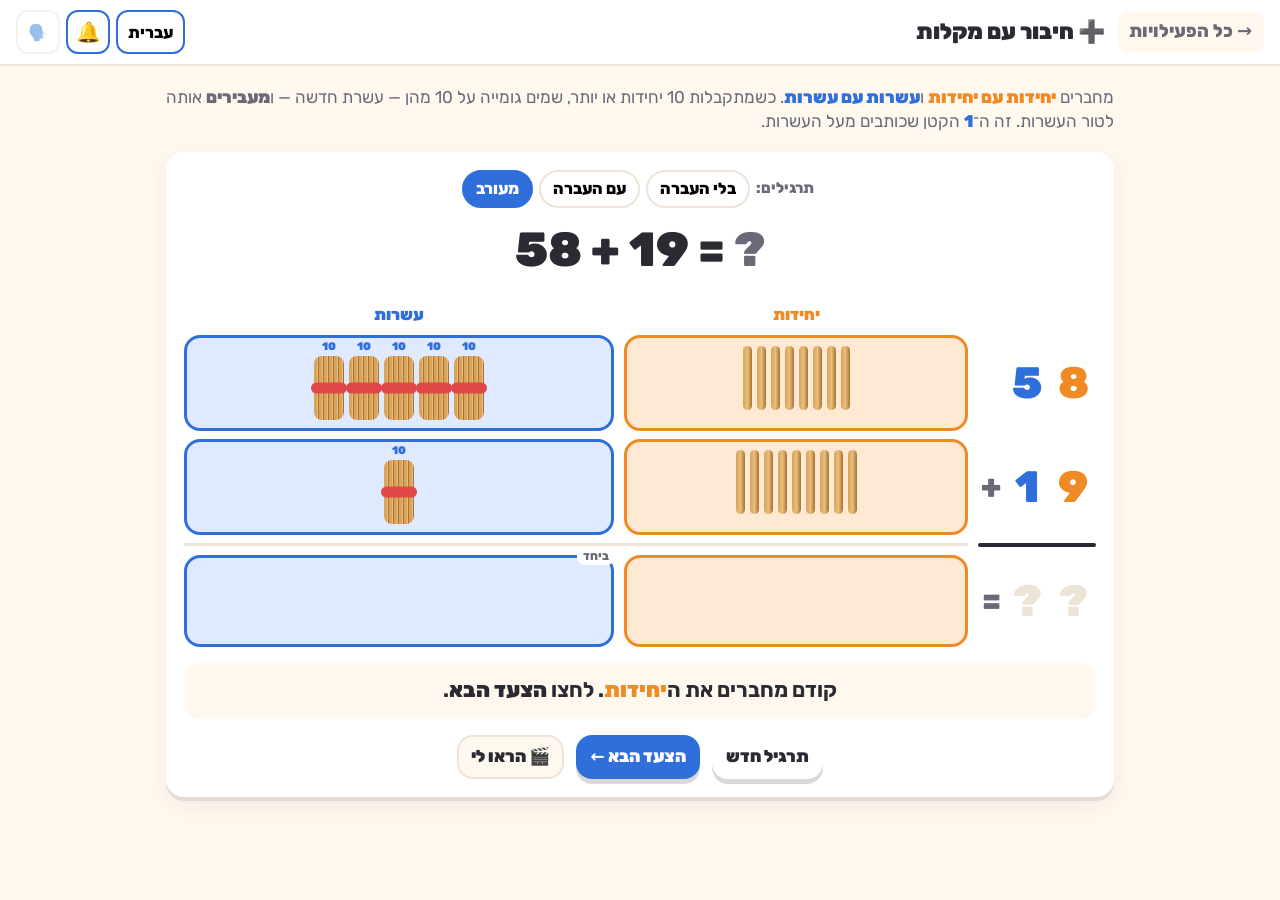
<file: site/pages/bundles-add.html>
<!doctype html>
<html lang="en">
<head>
  <meta charset="utf-8">
  <meta name="viewport" content="width=device-width, initial-scale=1">
  <title data-i18n="ba_title">Adding with Sticks</title>
  <link rel="icon" href="data:image/svg+xml,<svg xmlns=%22http://www.w3.org/2000/svg%22 viewBox=%220 0 100 100%22><text y=%22.9em%22 font-size=%2290%22>🔢</text></svg>">
  <link rel="stylesheet" href="../assets/style.css">
  <style>
    /* the big equation on top */
    .problem { font-size: 48px; font-weight: 900; text-align: center; line-height: 1.1; }
    .problem .ans { display: inline-block; color: var(--muted); }
    .problem .ans.solved { color: var(--good); animation: popSpring .7s var(--settle); }

    /* three rows of mats (first number, second number, together) aligned with the written column sum.
       Tens left, ones right, digits on the far right — always left-to-right. */
    .ba { display: grid; grid-template-columns: minmax(0, 1.25fr) minmax(0, 1fr) auto; gap: 8px 10px; direction: ltr; align-items: stretch; }
    .ba .lbl { font-weight: 900; text-align: center; font-size: 16px; align-self: end; }
    .ba .lbl.t { color: var(--tens); } .ba .lbl.o { color: var(--ones); }
    .ba .mat { min-height: 92px; overflow: visible; border-width: 3px; position: relative; }
    .ba .mat-body { padding: 8px; gap: 5px; min-height: 86px; }
    .ba .mat-tens .mat-body { padding-top: 18px; }
    .ba .stick { width: 9px; height: 64px; }
    .ba .bundle { width: 30px; height: 64px; }
    .ba .bundle::before { font-size: 11px; }
    .ba .bundle::after { height: 11px; }
    /* sticks that already moved to the "together" row leave a faint trace */
    .ba .ghost { opacity: .18; transition: opacity .4s; }
    /* the number of sticks on the "together" mats */
    .cnt { position: absolute; top: -12px; left: -8px; min-width: 28px; height: 28px; padding: 0 7px; border-radius: 14px; display: grid; place-items: center;
      font-size: 17px; font-weight: 900; color: #fff; background: var(--muted); opacity: 0; transform: scale(.6); transition: transform .35s var(--spring), opacity .25s, background .3s; }
    .cnt.show { opacity: 1; transform: scale(1); }
    .cnt.many { background: var(--bad); animation: wobble .5s ease infinite; }
    .mat-tens .cnt { background: var(--tens); } .mat-ones .cnt { background: var(--ones); }
    .mat-ones .cnt.many { background: var(--bad); }
    /* ten sticks pulled together inside the ones mat; the rubber band snaps on */
    .group { display: flex; gap: 5px; align-items: center; position: relative; transition: gap .5s var(--spring), opacity .25s; }
    .group.grouping { gap: 0; }
    .group.grouping .stick { margin: 0 -3px; animation: stickSqueeze .5s ease .45s; }
    .group.grouping .stick:nth-child(odd) { transform: rotate(2deg); }
    .group.grouping .stick:nth-child(even) { transform: rotate(-2deg); }
    .group::after { content: ''; position: absolute; left: 50%; top: 50%; width: 0; height: 11px; border-radius: 6px; background: var(--bad);
      transform: translate(-50%, -50%); transition: width .45s var(--spring) .25s; }
    .group.grouping::after { width: 40px; animation: bandPing .4s ease .7s; }

    /* the written column sum: [sign] [tens] [ones] */
    .digits { display: grid; grid-template-columns: 26px 46px 46px; align-items: center; justify-items: center; font-size: 44px; font-weight: 900; line-height: 1; align-self: center; }
    .digits .sign { color: var(--muted); font-size: 34px; }
    .digits .d { display: inline-block; }
    .digits .d.t { color: var(--tens); } .digits .d.o { color: var(--ones); }
    .digits .d.q { color: var(--line); }
    .digits .d.write { animation: digitWrite .6s var(--spring); }
    @keyframes digitWrite { 0% { transform: translateY(-16px) scale(.6); opacity: 0; } 60% { transform: translateY(2px) scale(1.12); opacity: 1; } 100% { transform: none; } }
    /* the carry: a small blue 1 above the tens digit */
    .carry-row { display: grid; grid-template-columns: 26px 46px 46px; justify-items: center; align-items: end; align-self: end; min-height: 34px; }
    .carry { grid-column: 2; font-size: 24px; font-weight: 900; color: var(--tens); opacity: 0; transform: scale(.4); display: grid; justify-items: center; line-height: 1; }
    .carry small { font-size: 10px; text-transform: uppercase; letter-spacing: .04em; color: var(--muted); font-weight: 800; unicode-bidi: plaintext; }
    .carry.show { animation: carryPop .7s var(--spring) forwards; }
    @keyframes carryPop { 0% { opacity: 0; transform: translate(60px, 40px) scale(.4); } 60% { opacity: 1; transform: translate(0, -6px) scale(1.25); } 100% { opacity: 1; transform: none; } }
    .rule { height: 4px; border-radius: 2px; background: var(--ink); align-self: center; }
    .rule.soft { grid-column: 1 / 3; background: var(--line); height: 3px; }
    .rowname { position: absolute; top: -10px; right: -4px; font-size: 12px; font-weight: 800; color: var(--muted); background: var(--card); padding: 0 6px; border-radius: 8px; unicode-bidi: plaintext; }

    @media (max-width: 560px) {
      .problem { font-size: 38px; }
      .ba { gap: 6px 6px; grid-template-columns: minmax(0, 1fr) minmax(0, 1fr) auto; }
      .ba .stick { width: 8px; height: 54px; }
      .ba .bundle { width: 26px; height: 54px; }
      .ba .mat-body { padding: 6px; gap: 4px; min-height: 72px; }
      .ba .mat { min-height: 78px; }
      .digits, .carry-row { grid-template-columns: 20px 34px 34px; font-size: 34px; }
      .digits .sign { font-size: 26px; }
      .carry { font-size: 20px; }
      .cnt { min-width: 24px; height: 24px; font-size: 15px; top: -10px; }
    }
    @media (prefers-reduced-motion: reduce) {
      .cnt.many, .group.grouping .stick, .group.grouping::after, .digits .d.write, .problem .ans.solved { animation: none; }
      .carry.show { animation: none; opacity: 1; transform: none; }
    }
  </style>
</head>
<body>
  <header class="topbar">
    <a class="back" href="../index.html" data-i18n="back"></a>
    <h1 data-i18n="ba_title"></h1>
    <div class="toggles" data-toggles></div>
  </header>

  <main class="page stack">
    <p class="intro" data-i18n="ba_intro"></p>

    <div class="card stack">
      <div class="chips">
        <span class="label" data-i18n="ba_level"></span>
        <button class="chip" data-level="easy" data-i18n="ba_lv_easy"></button>
        <button class="chip" data-level="carry" data-i18n="ba_lv_carry"></button>
        <button class="chip active" data-level="mix" data-i18n="ba_lv_mix"></button>
      </div>
      <div class="problem" id="problem"></div>

      <div class="ba" id="ba">
        <div class="lbl t" data-i18n="mat_tens"></div>
        <div class="lbl o" data-i18n="mat_ones"></div>
        <div class="carry-row"><div class="carry" id="carry"><span>1</span><small data-i18n="ba_lbl_carry"></small></div></div>

        <div class="mat mat-tens"><div class="mat-body" id="aT"></div></div>
        <div class="mat mat-ones"><div class="mat-body" id="aO"></div></div>
        <div class="digits" id="dA"><span class="sign"></span><span class="d t"></span><span class="d o"></span></div>

        <div class="mat mat-tens"><div class="mat-body" id="bT"></div></div>
        <div class="mat mat-ones"><div class="mat-body" id="bO"></div></div>
        <div class="digits" id="dB"><span class="sign">+</span><span class="d t"></span><span class="d o"></span></div>

        <div class="rule soft"></div><div class="rule"></div>

        <div class="mat mat-tens"><span class="rowname" data-i18n="ba_row_sum"></span><div class="cnt" id="cT"></div><div class="mat-body" id="sT"></div></div>
        <div class="mat mat-ones"><div class="cnt" id="cO"></div><div class="mat-body" id="sO"></div></div>
        <div class="digits" id="dS"><span class="sign">=</span><span class="d t q">?</span><span class="d o q">?</span></div>
      </div>

      <div class="caption" id="caption"></div>
      <div class="controls">
        <button class="btn ghost small" id="show" data-i18n="ba_show"></button>
        <button class="btn blue small" id="step" data-i18n="ba_step"></button>
        <button class="btn small" id="new" data-i18n="ba_new"></button>
      </div>
    </div>
  </main>

  <script src="../assets/strings.js"></script>
  <script src="../assets/common.js"></script>
  <script>
    const el = id => document.getElementById(id);
    const { t, eq, wait } = PV;
    const make = cls => Object.assign(document.createElement('div'), { className: cls });
    const many = (k, cls) => Array.from({ length: k }, () => make(cls));
    const SPRING = 'cubic-bezier(.34, 1.56, .64, 1)', SETTLE = 'cubic-bezier(.22, 1, .36, 1)';
    const canAnimate = !!Element.prototype.animate && !matchMedia('(prefers-reduced-motion: reduce)').matches;
    const caption = el('caption');
    const allButtons = [...document.querySelectorAll('.controls .btn, .chips .chip')];

    let level = 'mix', P, steps, at = 0, busy = false, solved = 0;

    function setCaption(html, tone = '') {
      caption.innerHTML = html; caption.className = 'caption ' + tone;
      void caption.offsetWidth; caption.classList.add('bump');
    }
    /* one busy lock for the whole page: every button is disabled while a step animates, so taps,
       double-taps and key presses during an animation are simply dropped (see BIBLE §7) */
    function lock(v) {
      busy = v;
      allButtons.forEach(b => b.disabled = v);
      if (!v) { el('step').disabled = at >= steps.length; el('show').disabled = at >= steps.length; }
    }

    /* ---------- problems ---------- */
    function newProblem() {
      if (busy) return;
      const carry = level === 'carry' || (level === 'mix' && Math.random() < .5);
      let a, b;
      if (carry) {   // ones make 10 or more, tens + carry stay ≤ 9
        const ao = PV.rand(1, 9), bo = PV.rand(Math.max(1, 10 - ao), 9), atn = PV.rand(1, 7), btn = PV.rand(1, 8 - atn);
        a = atn * 10 + ao; b = btn * 10 + bo;
      } else {       // ones ≤ 9 together, tens ≤ 9 together (both numbers two-digit, ones never 0)
        const ao = PV.rand(1, 8), bo = PV.rand(1, 9 - ao), atn = PV.rand(1, 8), btn = PV.rand(1, 9 - atn);
        a = atn * 10 + ao; b = btn * 10 + bo;
      }
      const so = a % 10 + b % 10, c = so >= 10 ? 1 : 0;
      P = { a, b, at: Math.floor(a / 10), ao: a % 10, bt: Math.floor(b / 10), bo: b % 10, so, carry: c, st: Math.floor(a / 10) + Math.floor(b / 10) + c, sum: a + b };
      steps = c ? [joinOnes, carryTen, joinTens, answer] : [joinOnes, joinTens, answer];
      at = 0;
      render();
      setCaption(t('ba_start'));
      lock(false);
    }

    function render() {
      el('problem').innerHTML = `${P.a} + ${P.b} = <span class="ans">?</span>`;
      el('aT').replaceChildren(...many(P.at, 'bundle')); el('aO').replaceChildren(...many(P.ao, 'stick'));
      el('bT').replaceChildren(...many(P.bt, 'bundle')); el('bO').replaceChildren(...many(P.bo, 'stick'));
      el('sT').replaceChildren(); el('sO').replaceChildren();
      digits('dA', P.at, P.ao); digits('dB', P.bt, P.bo);
      el('dS').querySelectorAll('.d').forEach(d => { d.textContent = '?'; d.classList.remove('write'); d.classList.add('q'); });
      el('carry').classList.remove('show');
      ['cT', 'cO'].forEach(id => { el(id).className = 'cnt'; el(id).textContent = ''; });
    }
    function digits(id, tn, o) { const d = el(id).querySelectorAll('.d'); d[0].textContent = tn; d[1].textContent = o; }
    /* write one answer digit with a little drop-in */
    function write(place, v) {
      const d = el('dS').querySelector('.d.' + place);
      d.textContent = v; d.classList.remove('q', 'write'); void d.offsetWidth; d.classList.add('write');
      PV.sound.pop();
    }
    function count(id, n, red = false) {
      const c = el(id); c.textContent = n; c.classList.add('show'); c.classList.toggle('many', red);
    }

    /* ---------- motion ---------- */
    /* FLIP: new pieces are placed on the target mat first (final layout), then each one is
       animated from where its source piece sits. Sources fade to a ghost. */
    async function fly(sources, target, cls, { stagger = 90, ms = 700 } = {}) {
      const pieces = sources.map(() => { const p = make(cls); p.style.opacity = 0; target.append(p); return p; });
      const to = pieces.map(p => p.getBoundingClientRect()), from = sources.map(s => s.getBoundingClientRect());
      pieces.forEach((p, i) => {
        const dx = from[i].left - to[i].left, dy = from[i].top - to[i].top;
        const start = () => { sources[i].classList.add('ghost'); p.style.opacity = 1; PV.sound.pop(); };
        if (!canAnimate) { setTimeout(start, i * stagger); return; }
        const lift = dx > 0 ? -14 : 14;
        // 'backwards' fill: the piece waits at its source during the delay and is free of the
        // animation afterwards (so CSS transforms, e.g. the band tilt, still apply)
        p.animate([
          { transform: `translate(${dx}px, ${dy}px) rotate(0deg)` },
          { transform: `translate(${dx * .45}px, ${dy * .45 - 36}px) rotate(${lift}deg)`, offset: .5 },
          { transform: 'translate(0, 0) rotate(0deg)' },
        ], { duration: ms, delay: i * stagger, easing: SETTLE, fill: 'backwards' });
        setTimeout(start, i * stagger);
      });
      await wait(ms + stagger * (sources.length - 1) + 80);
    }

    /* ---------- the steps ---------- */
    async function joinOnes() {
      await fly([...el('aO').children, ...el('bO').children], el('sO'), 'stick');
      const sum = eq(`<b class="o">${P.ao}</b> + <b class="o">${P.bo}</b> = <b class="o">${P.so}</b>`);
      count('cO', P.so, P.so > 9);
      if (P.carry) { setCaption(t('ba_ones_many', { eq: sum, n: P.so }), 'warn'); PV.say(t('say_ten_ones')); }
      else { write('o', P.so); setCaption(t('ba_ones_ok', { eq: sum, d: P.so })); }
      await wait(600);
    }

    async function carryTen() {
      const mat = el('sO'), ten = [...mat.children].slice(0, 10), g = make('group');
      mat.prepend(g); ten.forEach(s => g.append(s));
      await wait(60);
      g.classList.add('grouping'); PV.sound.bundle();
      setCaption(t('ba_band'));
      await wait(1100);
      // the bundle flies from where the ten sticks are to the tens mat of the "together" row
      const bundle = make('bundle'); bundle.style.opacity = 0; el('sT').append(bundle);
      const from = g.getBoundingClientRect(), to = bundle.getBoundingClientRect();
      const dx = from.left + from.width / 2 - (to.left + to.width / 2), dy = from.top + from.height / 2 - (to.top + to.height / 2);
      g.style.opacity = 0; await wait(120); g.remove();
      count('cO', P.so - 10, false);
      bundle.style.opacity = 1;
      const FLY = 850;
      if (canAnimate) bundle.animate([
        { transform: `translate(${dx}px, ${dy}px) scale(.9)` },
        { transform: `translate(${dx * .5}px, ${dy * .5 - 50}px) rotate(-10deg) scale(1)`, offset: .5 },
        { transform: 'translate(0, 0) scale(1.1, .92)', offset: .82 },
        { transform: 'none' },
      ], { duration: FLY, easing: SETTLE, fill: 'backwards' });
      PV.sound.boing(0);
      await wait(FLY * .82);
      // landing = the carry moment: the small 1 appears above the tens column and the ones digit is written
      el('carry').classList.add('show'); PV.sound.good(); PV.sparkle(el('carry'), 6);
      count('cT', 1);
      write('o', P.so - 10);
      setCaption(t('ba_carry', { d: P.so - 10 }), 'good');
      PV.celebrate('small', { sound: false });
      await wait(900);
    }

    async function joinTens() {
      await fly([...el('aT').children, ...el('bT').children], el('sT'), 'bundle', { stagger: 140, ms: 750 });
      count('cT', P.st);
      const parts = [`<b class="t">${P.at}</b>`, `<b class="t">${P.bt}</b>`].concat(P.carry ? [`<b class="t">1</b>`] : []);
      const sum = eq(`${parts.join(' + ')} = <b class="t">${P.st}</b>`);
      write('t', P.st);
      setCaption(t(P.carry ? 'ba_tens_carry' : 'ba_tens', { eq: sum, d: P.st }));
      await wait(600);
    }

    async function answer() {
      el('problem').innerHTML = `${P.a} + ${P.b} = <span class="ans solved">${P.sum}</span>`;
      setCaption(t('ba_done', { eq: eq(`${P.a} + ${P.b} = <b>${P.sum}</b>`), tens: `<span class="t">${PV.units(P.st, 'ten')}</span>`, ones: `<span class="o">${PV.units(P.sum % 10, 'one')}</span>` }), 'good');
      PV.say(t('ba_say', { a: PV.word(P.a), b: PV.word(P.b), r: PV.word(P.sum) }));
      PV.celebrate(++solved % 3 === 0 ? 'big' : 'small');       // every 3rd solved problem gets the big one
      await wait(400);
    }

    async function nextStep() {
      if (busy || at >= steps.length) return;
      lock(true);
      await steps[at++]();
      lock(false);
    }
    async function showAll() {
      if (busy || at >= steps.length) return;
      lock(true);                                   // one lock for the whole run
      while (at < steps.length) { await steps[at++](); if (at < steps.length) await wait(700); }
      lock(false);
    }

    el('step').onclick = nextStep;
    el('show').onclick = showAll;
    el('new').onclick = newProblem;
    document.querySelectorAll('[data-level]').forEach(b => b.onclick = () => {
      if (busy) return;
      document.querySelectorAll('[data-level]').forEach(x => x.classList.toggle('active', x === b));
      level = b.dataset.level; newProblem();
    });
    document.addEventListener('keydown', e => { if (e.key === 'ArrowRight') { e.preventDefault(); nextStep(); } });
    newProblem();
  </script>
</body>
</html>
</file>
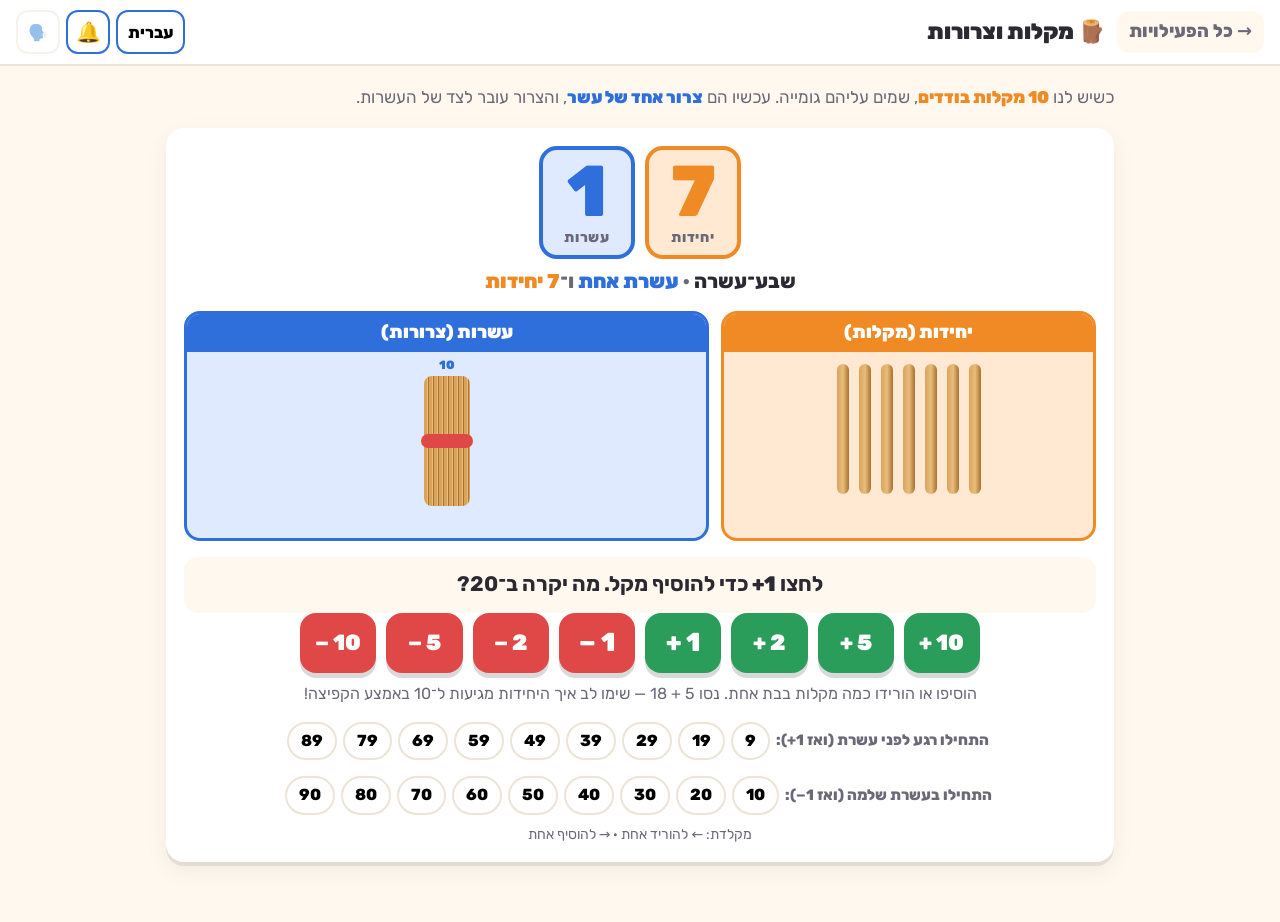
<file: site/pages/bundles.html>
<!doctype html>
<html lang="en">
<head>
  <meta charset="utf-8">
  <meta name="viewport" content="width=device-width, initial-scale=1">
  <title data-i18n="bu_title">Sticks &amp; Bundles</title>
  <link rel="icon" href="data:image/svg+xml,<svg xmlns=%22http://www.w3.org/2000/svg%22 viewBox=%220 0 100 100%22><text y=%22.9em%22 font-size=%2290%22>🔢</text></svg>">
  <link rel="stylesheet" href="../assets/style.css">
</head>
<body>
  <header class="topbar">
    <a class="back" href="../index.html" data-i18n="back"></a>
    <h1 data-i18n="bu_title"></h1>
    <div class="toggles" data-toggles></div>
  </header>

  <main class="page stack">
    <p class="intro" data-i18n="bu_intro"></p>

    <div class="card stack">
      <div id="display"></div>
      <div class="mats">
        <div class="mat mat-tens"><div class="mat-head" data-i18n="bu_mat_tens"></div><div class="mat-body" id="tens"></div></div>
        <div class="mat mat-ones"><div class="mat-head" data-i18n="bu_mat_ones"></div><div class="mat-body sticks" id="ones"></div></div>
      </div>
      <div class="caption" id="caption"></div>
      <div class="steps" id="steps">
        <button class="btn minus" data-k="-10">− 10</button>
        <button class="btn minus" data-k="-5">− 5</button>
        <button class="btn minus" data-k="-2">− 2</button>
        <button class="btn minus one" data-k="-1">− 1</button>
        <button class="btn plus one" data-k="1">+ 1</button>
        <button class="btn plus" data-k="2">+ 2</button>
        <button class="btn plus" data-k="5">+ 5</button>
        <button class="btn plus" data-k="10">+ 10</button>
      </div>
      <p class="kbd-hint" style="font-size:16px" data-i18n="bu_steps"></p>
      <div id="chips" class="stack"></div>
      <div class="kbd-hint" data-i18n="kbd_hint"></div>
    </div>
  </main>

  <script src="../assets/strings.js"></script>
  <script src="../assets/common.js"></script>
  <script>
    const el = id => document.getElementById(id);
    const make = cls => () => Object.assign(document.createElement('div'), { className: cls });
    const stepBtns = [...document.querySelectorAll('#steps [data-k]')];
    // chips first, so the engine can lock them (with the buttons) while a jump is animating
    PV.edgeChips(el('chips'), k => model.set(k));
    const model = PV.exchange({
      onesEl: el('ones'), tensEl: el('tens'), caption: el('caption'),
      display: PV.makeDisplay(el('display')),
      makeOne: make('stick'), makeTen: make('bundle'),
      start: 17,
      buttons: [...stepBtns.map(b => ({ el: b, k: +b.dataset.k })), ...el('chips').querySelectorAll('.chip')],
    });
    model.setCaption(PV.t('bu_start'));
    stepBtns.forEach(b => b.onclick = () => model.add(+b.dataset.k));
    PV.bindKeys(model);
  </script>
</body>
</html>
</file>
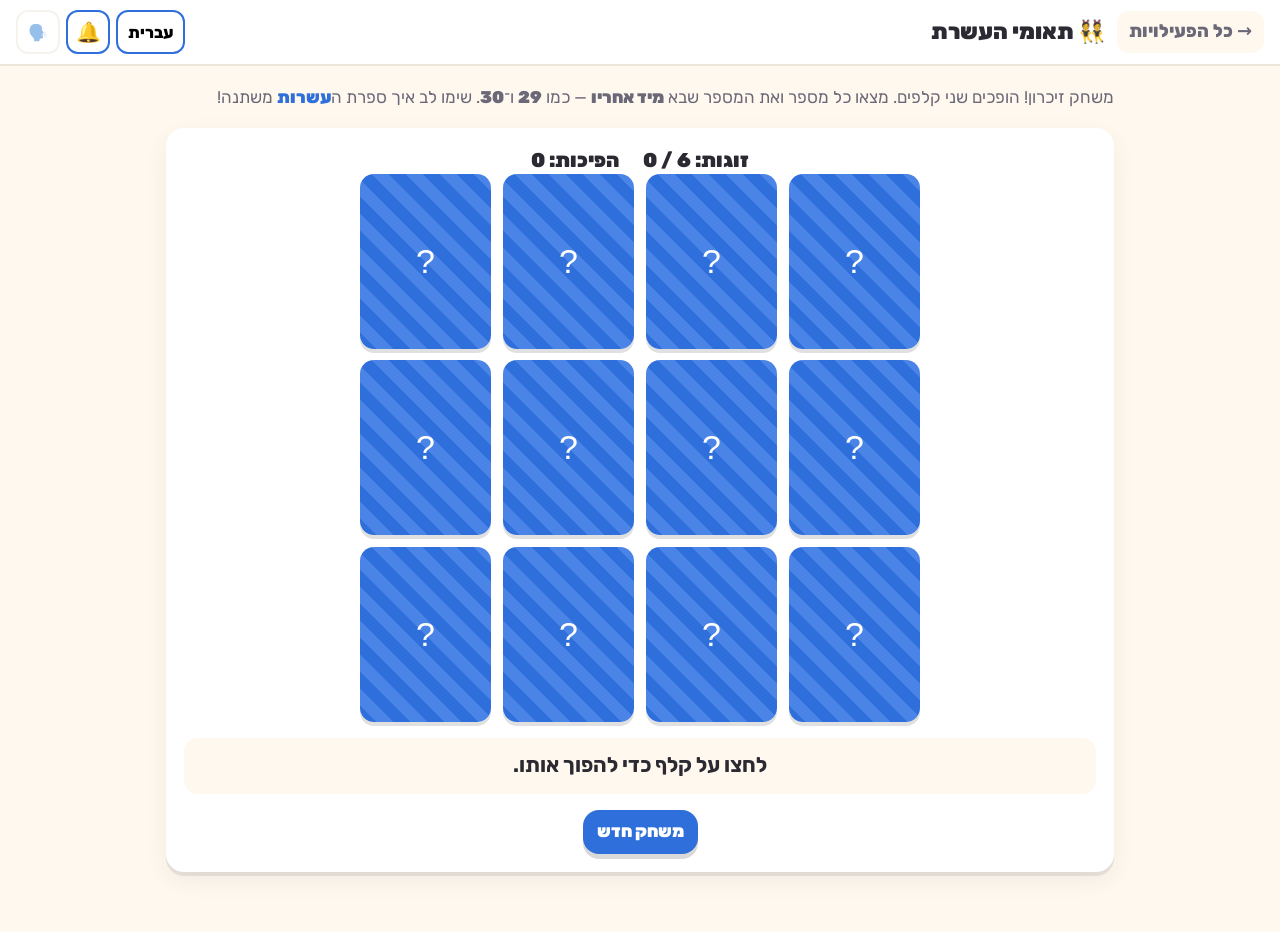
<file: site/pages/edge-match.html>
<!doctype html>
<html lang="en">
<head>
  <meta charset="utf-8">
  <meta name="viewport" content="width=device-width, initial-scale=1">
  <title data-i18n="em_title">Ten Twins</title>
  <link rel="icon" href="data:image/svg+xml,<svg xmlns=%22http://www.w3.org/2000/svg%22 viewBox=%220 0 100 100%22><text y=%22.9em%22 font-size=%2290%22>🔢</text></svg>">
  <link rel="stylesheet" href="../assets/style.css">
  <style>
    .board { display: grid; grid-template-columns: repeat(4, 1fr); gap: 12px; max-width: 560px; margin: 0 auto; }
    .mcard { aspect-ratio: 3 / 4; perspective: 600px; border: none; background: none; padding: 0; cursor: pointer; animation: dealIn .55s var(--settle) both; animation-delay: calc(var(--i) * 45ms); }
    @keyframes dealIn { from { transform: translateY(40px) scale(.4) rotate(-8deg); opacity: 0; } 70% { transform: translateY(-4px) scale(1.03); opacity: 1; } to { transform: none; opacity: 1; } }
    .mcard .inner { position: relative; width: 100%; height: 100%; transition: transform .6s var(--spring); transform-style: preserve-3d; }
    .mcard:not(.up):not(.matched):active .inner { transform: scale(.94) rotate(-2deg); transition-duration: .1s; }
    .mcard.up .inner, .mcard.matched .inner { transform: rotateY(180deg); }
    .mcard.matched .inner { animation: matchPop .7s var(--settle) .35s; }
    @keyframes matchPop { 0%, 100% { transform: rotateY(180deg); } 35% { transform: rotateY(180deg) scale(1.14) rotate(-4deg); } 65% { transform: rotateY(180deg) scale(.96) rotate(2deg); } }
    .mcard.nope .inner { animation: headshake .5s ease .5s; }
    @keyframes headshake { 0%, 100% { transform: rotateY(180deg); } 20%, 60% { transform: rotateY(180deg) translateX(-7px) rotate(-3deg); } 40%, 80% { transform: rotateY(180deg) translateX(7px) rotate(3deg); } }
    .face { position: absolute; inset: 0; border-radius: 14px; backface-visibility: hidden; display: grid; place-items: center; box-shadow: 0 4px 0 rgba(0,0,0,.12); }
    .back-face { background: repeating-linear-gradient(45deg, var(--tens) 0 12px, #4a84e6 12px 24px); color: #fff; font-size: 34px; }
    .front-face { background: #fff; transform: rotateY(180deg); font-size: clamp(30px, 9vw, 52px); font-weight: 900; flex-direction: column; direction: ltr; transition: background .3s, box-shadow .3s; }
    .mcard.matched .front-face { background: var(--good-soft); box-shadow: inset 0 0 0 4px var(--good); }
    @media (prefers-reduced-motion: reduce) { .mcard, .mcard.matched .inner, .mcard.nope .inner { animation: none; } .mcard .inner { transition-timing-function: ease; } }
    .front-face small { font-size: 13px; color: var(--good); font-weight: 900; }
    .stats { display: flex; justify-content: center; gap: 24px; font-weight: 900; font-size: 20px; }
  </style>
</head>
<body>
  <header class="topbar">
    <a class="back" href="../index.html" data-i18n="back"></a>
    <h1 data-i18n="em_title"></h1>
    <div class="toggles" data-toggles></div>
  </header>

  <main class="page stack">
    <p class="intro" data-i18n="em_intro"></p>
    <div class="card stack">
      <div class="stats">
        <span><span data-i18n="em_pairs"></span> <span class="eq"><span id="pairs">0</span> / 6</span></span>
        <span><span data-i18n="em_flips"></span> <span id="flips">0</span></span>
      </div>
      <div class="board" id="board"></div>
      <div class="caption" id="caption"></div>
      <div class="controls"><button class="btn blue small" id="restart" data-i18n="em_new"></button></div>
    </div>
  </main>

  <script src="../assets/strings.js"></script>
  <script src="../assets/common.js"></script>
  <script>
    const el = id => document.getElementById(id);
    const { t, eq } = PV;
    const caption = el('caption');
    let open = [], pairs = 0, flips = 0, lock = false;
    // lock: cards are dealing in or a wrong pair is turning back; gen: bumped on every new game so timers from the old game do nothing
    let gen = 0;
    const DEAL_MS = 12 * 45 + 550;

    const colored = n => {
      if (n === 100) return '<span class="h">100</span>';
      const s = String(n);
      return s.length === 1 ? `<span class="o">${s}</span>` : `<span class="t">${s[0]}</span><span class="o">${s[1]}</span>`;
    };

    function newGame() {
      open = []; pairs = 0; flips = 0; lock = true;
      const g = ++gen;
      setTimeout(() => { if (g === gen) lock = false; }, DEAL_MS);
      el('pairs').textContent = 0; el('flips').textContent = 0;
      caption.innerHTML = t('em_tap'); caption.className = 'caption';
      const decades = PV.shuffle([0, 1, 2, 3, 4, 5, 6, 7, 8]).slice(0, 6);   // up to 89 ↔ 90, so every card stays under 100
      const cards = PV.shuffle(decades.flatMap(d => [{ n: d * 10 + 9, pair: d }, { n: d * 10 + 10, pair: d }]));
      el('board').replaceChildren(...cards.map((c, i) => {
        const b = document.createElement('button'); b.className = 'mcard'; b.style.setProperty('--i', i);
        b.innerHTML = `<div class="inner"><div class="face back-face">?</div><div class="face front-face"><div>${colored(c.n)}</div><small></small></div></div>`;
        b.setAttribute('aria-label', '?');
        b.onclick = () => flip(b, c);
        return b;
      }));
    }

    function flip(b, c) {
      if (lock || b.classList.contains('up') || b.classList.contains('matched')) return;
      const g = gen;
      b.classList.add('up'); b.setAttribute('aria-label', String(c.n));
      PV.sound.pop(); PV.say(PV.word(c.n));
      open.push({ b, c });
      if (open.length < 2) return;
      el('flips').textContent = ++flips;
      const [x, y] = open; open = [];
      if (x.c.pair === y.c.pair) {
        const lo = Math.min(x.c.n, y.c.n), hi = lo + 1;
        [x, y].forEach(o => { o.b.classList.add('matched'); o.b.querySelector('small').textContent = `${lo} + 1 = ${hi}`; });
        el('pairs').textContent = ++pairs;
        caption.innerHTML = t('em_match', { eq: eq(`<b>${lo}</b> + 1 = <b>${hi}</b>`) });
        caption.className = 'caption good'; PV.sound.good();
        setTimeout(() => { if (g !== gen) return; [x, y].forEach(o => PV.sparkle(o.b, 7)); if (pairs < 6) PV.celebrate('small', { sound: false }); }, 450);
        if (pairs === 6) setTimeout(() => {
          if (g !== gen) return;
          caption.innerHTML = t('em_all', { f: flips }); PV.celebrate('big');
        }, 700);
      } else {
        lock = true;
        const [a, b2] = [x.c.n, y.c.n].sort((p, q) => p - q);
        caption.innerHTML = t('em_not', { a, b: b2 });
        caption.className = 'caption';
        [x, y].forEach(o => o.b.classList.add('nope'));
        setTimeout(() => {
          if (g !== gen) return;
          [x, y].forEach(o => { o.b.classList.remove('up', 'nope'); o.b.setAttribute('aria-label', '?'); });
          lock = false;
        }, 1300);
      }
    }

    el('restart').onclick = newGame;
    newGame();
  </script>
</body>
</html>
</file>
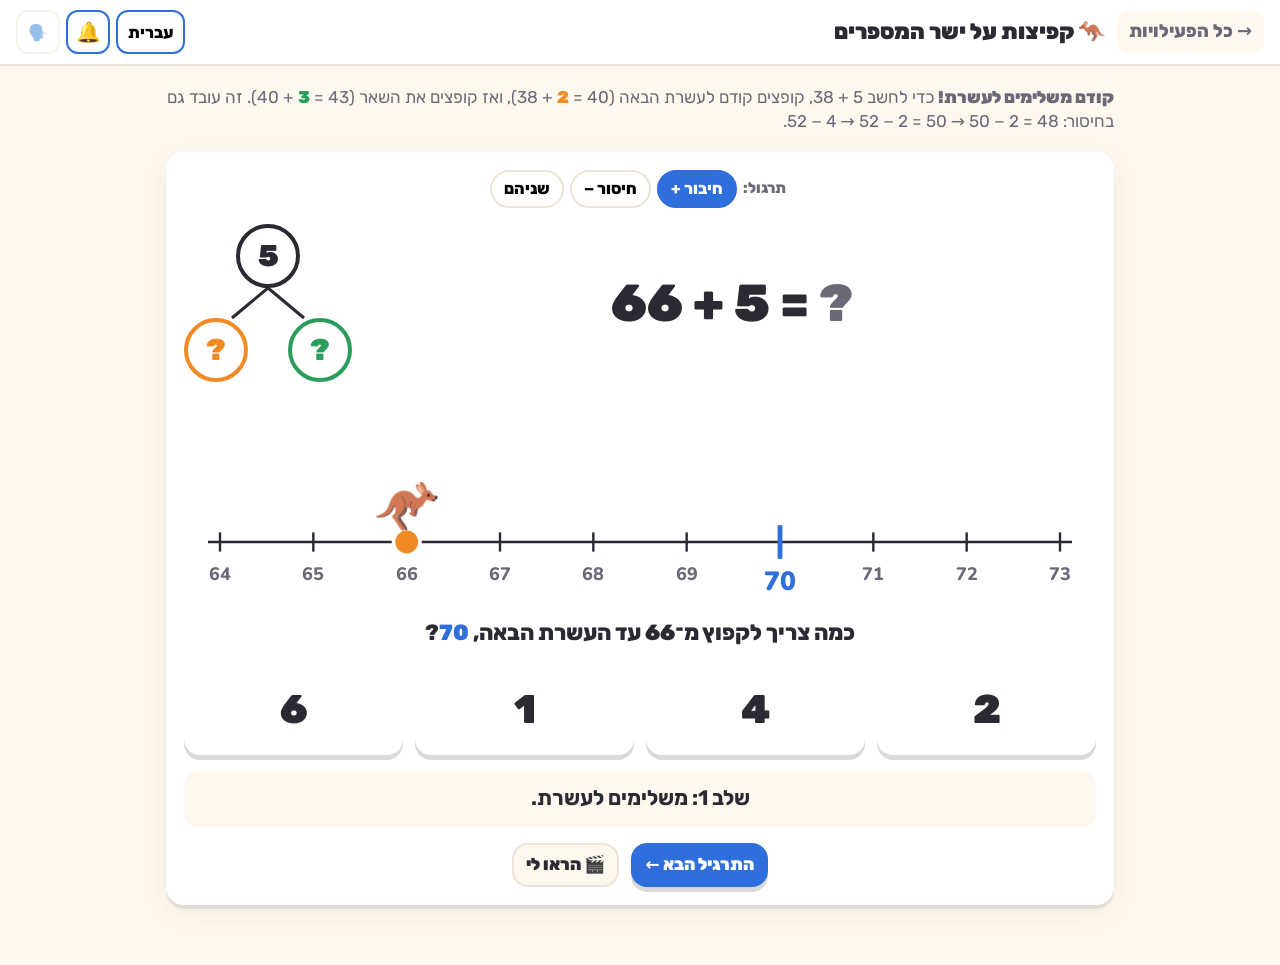
<file: site/pages/number-line.html>
<!doctype html>
<html lang="en">
<head>
  <meta charset="utf-8">
  <meta name="viewport" content="width=device-width, initial-scale=1">
  <title data-i18n="nl_title">Number Line Jumps</title>
  <link rel="icon" href="data:image/svg+xml,<svg xmlns=%22http://www.w3.org/2000/svg%22 viewBox=%220 0 100 100%22><text y=%22.9em%22 font-size=%2290%22>🔢</text></svg>">
  <link rel="stylesheet" href="../assets/style.css">
  <style>
    svg { width: 100%; height: auto; display: block; overflow: visible; }
    .tick { stroke: var(--ink); stroke-width: 2; }
    .tick.ten { stroke: var(--tens); stroke-width: 4; }
    .num { font: 800 15px Nunito, sans-serif; fill: var(--muted); text-anchor: middle; }
    .num.ten { font-size: 22px; font-weight: 900; fill: var(--tens); }
    .arc { fill: none; stroke-width: 4; stroke-linecap: round; }
    .arc.a1 { stroke: var(--ones); }
    .arc.a2 { stroke: var(--good); }
    .arc-lbl { font: 900 22px Nunito, sans-serif; text-anchor: middle; opacity: 0; }
    .arc-lbl.show { animation: lblPop .5s var(--spring) forwards; }
    @keyframes lblPop { from { opacity: 0; translate: 0 10px; } to { opacity: 1; translate: 0 0; } }
    .kanga { font-size: 44px; text-anchor: middle; }
    .ripple { fill: none; stroke: var(--ones); stroke-width: 3; }
    .problem { font-size: 52px; font-weight: 900; text-align: center; }
    .problem .ans { display: inline-block; }
    .problem .ans.solved { animation: popSpring .7s var(--settle); }
    .bond { display: flex; flex-direction: column; align-items: center; gap: 0; direction: ltr; }
    .bond .top, .bond .part { width: 64px; height: 64px; border-radius: 50%; display: grid; place-items: center; font-size: 30px; font-weight: 900; border: 4px solid var(--ink); background: #fff; }
    .bond .part.filled { animation: popSpring .6s var(--settle); }
    .bond .parts { display: flex; gap: 40px; }
    .bond .part.p1 { border-color: var(--ones); color: var(--ones); }
    .bond .part.p2 { border-color: var(--good); color: var(--good); }
    .bond svg { width: 140px; height: 30px; }
    .layout { display: grid; grid-template-columns: 1fr auto; gap: 16px; align-items: center; }
    @media (max-width: 640px) { .layout { grid-template-columns: 1fr; } .problem { font-size: 40px; } }
    .q { font-size: 22px; font-weight: 800; text-align: center; }
    .summary { font-size: 26px; font-weight: 900; text-align: center; line-height: 1.6; }
  </style>
</head>
<body>
  <header class="topbar">
    <a class="back" href="../index.html" data-i18n="back"></a>
    <h1 data-i18n="nl_title"></h1>
    <div class="toggles" data-toggles></div>
  </header>

  <main class="page stack">
    <p class="intro" data-i18n="nl_intro"></p>

    <div class="card stack">
      <div class="chips">
        <span class="label" data-i18n="nl_practice"></span>
        <button class="chip active" data-mode="add" data-i18n="nl_add"></button>
        <button class="chip" data-mode="sub" data-i18n="nl_sub"></button>
        <button class="chip" data-mode="mix" data-i18n="nl_both"></button>
      </div>
      <div class="layout">
        <div class="problem" id="problem"></div>
        <div class="bond" id="bond">
          <div class="top" id="bTop"></div>
          <svg viewBox="0 0 140 30"><line x1="70" y1="0" x2="34" y2="30" stroke="#2b2a33" stroke-width="3"/><line x1="70" y1="0" x2="106" y2="30" stroke="#2b2a33" stroke-width="3"/></svg>
          <div class="parts"><div class="part p1" id="bP1">?</div><div class="part p2" id="bP2">?</div></div>
        </div>
      </div>
      <svg id="line" viewBox="0 0 760 170"></svg>
      <div class="q" id="question"></div>
      <div class="choices" id="choices"></div>
      <div class="caption" id="caption"></div>
      <div class="controls">
        <button class="btn ghost small" id="show" data-i18n="nl_show"></button>
        <button class="btn blue small" id="next" data-i18n="nl_next"></button>
      </div>
    </div>
  </main>

  <script src="../assets/strings.js"></script>
  <script src="../assets/common.js"></script>
  <script>
    const el = id => document.getElementById(id);
    const { t, eq } = PV;
    const svg = el('line'), caption = el('caption');
    const NS = 'http://www.w3.org/2000/svg';
    const W = 760, Y = 120, PAD = 30;
    let mode = 'add', P, step, lo, hi, walker, solved = 0;
    // busy: a hop or the answer feedback is playing, so clicks are ignored; gen: bumped on every new problem so late timers from the old one do nothing
    let busy = false, showing = false, gen = 0;
    const HOP_MS = 1200;

    function newProblem() {
      const add = mode === 'add' || (mode === 'mix' && Math.random() < .5);
      let a, b;
      if (add) { const o = PV.rand(2, 9); a = PV.rand(1, 8) * 10 + o; b = PV.rand(11 - o, 9); }
      else { const o = PV.rand(1, 7); a = PV.rand(2, 9) * 10 + o; b = PV.rand(o + 1, 9); }
      const s1 = add ? 10 - a % 10 : a % 10;
      const ten = add ? a + s1 : a - s1;
      const result = add ? a + b : a - b;
      P = { add, a, b, s1, s2: b - s1, ten, result, sign: add ? '+' : '−' };
      step = 0; gen++; busy = false; showing = false; el('show').disabled = false;
      el('problem').innerHTML = `${a} ${P.sign} ${b} = <span class="ans" style="color:var(--muted)">?</span>`;
      el('bTop').textContent = b;
      ['bP1', 'bP2'].forEach(id => { el(id).textContent = '?'; el(id).classList.remove('filled'); });
      drawLine();
      ask();
    }
    function fillBond(id, v) { el(id).textContent = v; el(id).classList.add('filled'); }

    function x(k) { return PAD + (k - lo) / (hi - lo) * (W - 2 * PAD); }
    function mk(tag, attrs, parent = svg) {
      const e = document.createElementNS(NS, tag);
      for (const k in attrs) e.setAttribute(k, attrs[k]);
      parent.append(e); return e;
    }
    function drawLine() {
      svg.replaceChildren();
      lo = Math.min(P.a, P.result) - 2; hi = Math.min(99, Math.max(P.a, P.result) + 2);   // every number stays under 100
      mk('line', { x1: PAD - 10, y1: Y, x2: W - PAD + 10, y2: Y, class: 'tick' });
      for (let k = lo; k <= hi; k++) {
        const ten = k % 10 === 0;
        mk('line', { x1: x(k), y1: Y - (ten ? 14 : 8), x2: x(k), y2: Y + (ten ? 14 : 8), class: 'tick' + (ten ? ' ten' : '') });
        mk('text', { x: x(k), y: Y + (ten ? 40 : 32), class: 'num' + (ten ? ' ten' : '') }).textContent = k;
      }
      walker = mk('g', { class: 'walker' });
      mk('circle', { cx: 0, cy: Y, r: 11, fill: 'var(--ones)', stroke: '#fff', 'stroke-width': 3 }, walker);
      // the kangaroo stands on the dot; the emoji faces left, so mirror it when we are adding (moving right)
      kanga = mk('text', { class: 'kanga', x: 0, y: 0, transform: `translate(0 ${Y - 14}) scale(${P.add ? -1 : 1} 1)` }, walker);
      kanga.textContent = '🦘';
      if (hopId) cancelAnimationFrame(hopId);
      placeWalker(x(P.a), 0);
    }
    let kanga, hopId = 0;
    const ease = t => t < .5 ? 4 * t * t * t : 1 - Math.pow(-2 * t + 2, 3) / 2;
    function placeWalker(px, dy, sx = 1, sy = 1) {
      walker.setAttribute('transform', `translate(${px.toFixed(1)} ${dy.toFixed(1)})`);
      kanga.setAttribute('transform', `translate(0 ${Y - 14}) scale(${(P.add ? -1 : 1) * sx} ${sy})`);
    }
    /* one hop: the arc draws itself and the kangaroo rides its tip, then lands with a squash and a ripple */
    function arc(from, to, cls, label) {
      const x1 = x(from), x2 = x(to), h = 28 + Math.abs(x2 - x1) * .25, mx = (x1 + x2) / 2;
      const p = mk('path', { d: `M ${x1} ${Y - 6} Q ${mx} ${Y - 6 - 2 * h} ${x2} ${Y - 6}`, class: 'arc ' + cls });
      const len = p.getTotalLength();
      p.style.strokeDasharray = len; p.style.strokeDashoffset = len;
      const lbl = mk('text', { x: mx, y: Y - 14 - h, class: 'arc-lbl', fill: cls === 'a1' ? 'var(--ones)' : 'var(--good)' });
      lbl.textContent = label;
      svg.append(walker);                      // keep the kangaroo above the arcs
      const ripple = mk('circle', { cx: x2, cy: Y, r: 0, class: 'ripple', opacity: 0 });
      const HOP = 900, SETTLE = 260, t0 = performance.now();
      if (hopId) cancelAnimationFrame(hopId);
      PV.sound.boing(0);
      const frame = now => {
        const t = Math.min(1, (now - t0) / HOP);
        if (t < 1) {
          const e = ease(t), pt = p.getPointAtLength(len * e);
          p.style.strokeDashoffset = len * (1 - e);
          // stretch while flying, lean into the direction of travel
          placeWalker(pt.x, pt.y - (Y - 6), 1 - .06 * Math.sin(t * Math.PI), 1 + .12 * Math.sin(t * Math.PI));
          if (t > .55) lbl.classList.add('show');
          hopId = requestAnimationFrame(frame);
          return;
        }
        p.style.strokeDashoffset = 0; lbl.classList.add('show');
        const s = Math.min(1, (now - t0 - HOP) / SETTLE), k = 1 - Math.pow(1 - s, 3);
        placeWalker(x2, 0, 1 + .18 * (1 - k), 1 - .22 * (1 - k));
        ripple.setAttribute('r', 6 + 20 * k); ripple.setAttribute('opacity', (1 - k) * .8);
        if (s < 1) hopId = requestAnimationFrame(frame); else { hopId = 0; ripple.remove(); PV.sound.pop(); }
      };
      hopId = requestAnimationFrame(frame);
    }

    function choicesFor(correct, pool) {
      const opts = new Set([correct]);
      PV.shuffle(pool.filter(v => v !== correct && v >= 0 && v <= 99)).forEach(v => opts.size < 4 && opts.add(v));
      for (let v = 1; opts.size < 4; v++) opts.add(v);
      return PV.shuffle([...opts]);
    }

    function ask() {
      const q = el('question'), box = el('choices');
      box.replaceChildren();
      let correct, pool;
      if (step === 0) {
        q.innerHTML = t(P.add ? 'nl_q0_add' : 'nl_q0_sub', { a: P.a, ten: P.ten });
        correct = P.s1; pool = [1, 2, 3, 4, 5, 6, 7, 8, 9];
        caption.innerHTML = t('nl_step1'); caption.className = 'caption';
      } else if (step === 1) {
        q.innerHTML = t(P.add ? 'nl_q1_add' : 'nl_q1_sub', { b: P.b, s1: P.s1 });
        correct = P.s2; pool = [1, 2, 3, 4, 5, 6, 7, 8, 9];
      } else if (step === 2) {
        q.innerHTML = t('nl_q2', { eq: eq(`<b>${P.a} ${P.sign} ${P.b}</b>`) });
        correct = P.result;
        const noCarry = P.add ? Math.floor(P.a / 10) * 10 + (P.a % 10 + P.b) % 10 : Math.floor(P.a / 10) * 10 + (P.a % 10 + 10 - P.b);
        pool = [P.result + 10, P.result - 10, noCarry, P.result + 1, P.result - 1];
      } else {
        q.innerHTML = '';
        return;
      }
      choicesFor(correct, pool).forEach(v => {
        const b = document.createElement('button'); b.className = 'btn choice'; b.textContent = v;
        b.onclick = () => answer(v, correct, b);
        box.append(b);
      });
    }

    function doStep(thenAsk = true) {
      const g = gen;
      busy = true; el('choices').replaceChildren();
      if (step === 0) {
        arc(P.a, P.ten, 'a1', `${P.sign}${P.s1}`);
        fillBond('bP1', P.s1);
        caption.innerHTML = t('nl_c0', { eq: eq(`${P.a} ${P.sign} <b class="o">${P.s1}</b> = <b class="t">${P.ten}</b>`) }); caption.className = 'caption good';
        // landing exactly on the ten is the teaching moment — a small cheer when the kangaroo lands
        setTimeout(() => g === gen && PV.celebrate('small', { sound: false }), 900);
      } else if (step === 1) {
        arc(P.ten, P.result, 'a2', `${P.sign}${P.s2}`);
        fillBond('bP2', P.s2);
        caption.innerHTML = t('nl_c1', { b: P.b, s1: P.s1, s2: P.s2, eq: eq(`${P.ten} ${P.sign} ${P.s2} = <b>${P.result}</b>`) }); caption.className = 'caption good';
      } else if (step === 2) {
        el('problem').innerHTML = `${P.a} ${P.sign} ${P.b} = <span class="ans solved" style="color:var(--good)">${P.result}</span>`;
        el('question').innerHTML = `<div class="summary">${P.a} ${P.sign} <span class="o">${P.s1}</span> = <span class="t">${P.ten}</span><br>${P.ten} ${P.sign} <span class="g">${P.s2}</span> = <b>${P.result}</b></div>`;
        caption.innerHTML = t('nl_great', { eq: eq(`${P.a} ${P.sign} ${P.b} = <b>${P.result}</b>`) }); caption.className = 'caption good';
        PV.celebrate(++solved % 3 === 0 ? 'big' : 'small');        // every 3rd solved problem gets the big one
        PV.say(t(P.add ? 'nl_say_add' : 'nl_say_sub', { a: PV.word(P.a), b: PV.word(P.b), r: PV.word(P.result) }));
      }
      step++;
      // the next question appears once the kangaroo has landed
      setTimeout(() => {
        if (g !== gen) return;
        busy = false;
        if (step <= 2 && thenAsk) ask();
      }, step <= 2 ? HOP_MS : 300);
    }

    function answer(v, correct, btn) {
      if (busy || showing) return;
      if (v === correct) {
        busy = true; const g = gen;
        el('choices').querySelectorAll('button').forEach(b => b.disabled = b !== btn);
        btn.classList.add('right'); PV.sound.good(); PV.sparkle(btn);
        setTimeout(() => g === gen && doStep(), 300);
      }
      else {
        btn.classList.add('wrong'); btn.disabled = true; PV.sound.bad();
        caption.className = 'caption warn';
        caption.innerHTML = step === 0 ? t('nl_h0', { a: P.a, ten: P.ten })
          : step === 1 ? t('nl_h1', { eq: eq(`${P.b} = ${P.s1} + ?`), s1: P.s1, b: P.b })
          : t('nl_h2');
      }
    }

    el('show').onclick = async () => {
      if (busy || showing || step > 2) return;
      showing = true; el('show').disabled = true;
      const g = gen;
      while (step <= 2 && g === gen) { doStep(false); await PV.wait(1700); }
      if (g === gen) showing = false;          // stays disabled: the problem is solved, "next" starts a new one
    };
    el('next').onclick = newProblem;
    document.querySelectorAll('[data-mode]').forEach(b => b.onclick = () => {
      document.querySelectorAll('[data-mode]').forEach(x => x.classList.toggle('active', x === b));
      mode = b.dataset.mode; newProblem();
    });
    newProblem();
  </script>
</body>
</html>
</file>
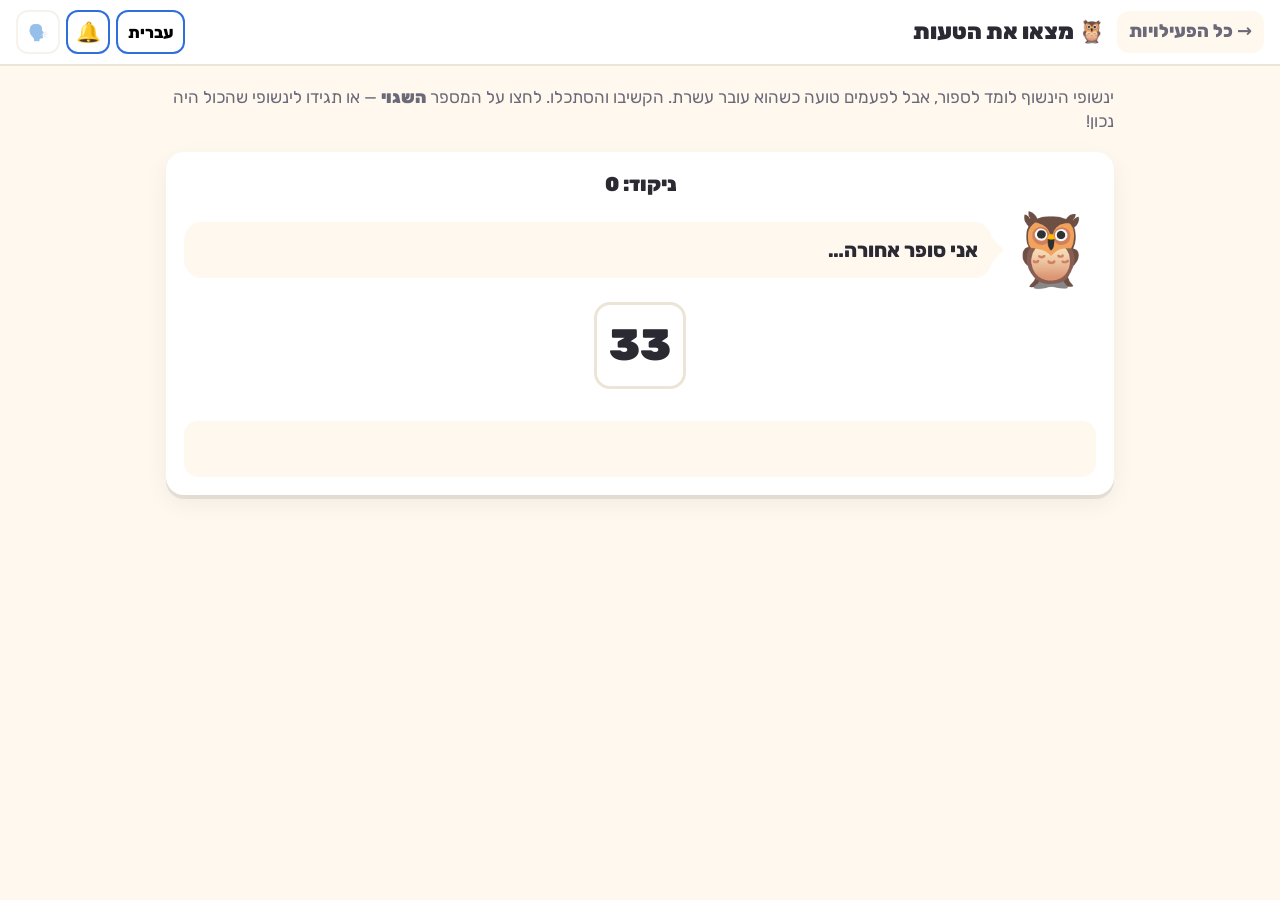
<file: site/pages/spot-mistake.html>
<!doctype html>
<html lang="en">
<head>
  <meta charset="utf-8">
  <meta name="viewport" content="width=device-width, initial-scale=1">
  <title data-i18n="sm_title">Spot the Mistake</title>
  <link rel="icon" href="data:image/svg+xml,<svg xmlns=%22http://www.w3.org/2000/svg%22 viewBox=%220 0 100 100%22><text y=%22.9em%22 font-size=%2290%22>🔢</text></svg>">
  <link rel="stylesheet" href="../assets/style.css">
  <style>
    .owl-row { display: flex; align-items: center; gap: 14px; }
    .owl-wrap { position: relative; flex: none; }
    .owl { font-size: 72px; line-height: 1; display: inline-block; transform-origin: 50% 90%; animation: owlFloat 3.2s ease-in-out infinite; }
    .owl.talk { animation: owlTalk .9s ease-in-out infinite; }
    .owl.happy { animation: owlHappy .9s var(--settle); }
    .owl.surprised { animation: owlSurprised .7s ease; }
    .owl.think { animation: owlThink 1.2s ease; }
    @keyframes owlFloat { 0%, 100% { transform: translateY(0) rotate(0); } 50% { transform: translateY(-5px) rotate(-3deg); } }
    @keyframes owlTalk { 0%, 100% { transform: scale(1, 1); } 35% { transform: translateY(-9px) scale(.94, 1.1); } 60% { transform: translateY(0) scale(1.08, .92); } 75% { transform: scale(.98, 1.02); } }
    @keyframes owlHappy { 0% { transform: scale(1); } 25% { transform: translateY(-26px) rotate(-12deg) scale(1.1); } 50% { transform: translateY(0) rotate(0) scale(1.12, .88); } 70% { transform: translateY(-12px) rotate(10deg); } 100% { transform: none; } }
    @keyframes owlSurprised { 0% { transform: scale(1); } 20% { transform: scale(1.25) translateY(-8px); } 40% { transform: scale(1.2) rotate(-8deg); } 60% { transform: scale(1.2) rotate(8deg); } 80% { transform: scale(1.15) rotate(-4deg); } 100% { transform: none; } }
    @keyframes owlThink { 0%, 100% { transform: rotate(0); } 30% { transform: rotate(14deg) translateX(4px); } 70% { transform: rotate(12deg) translateX(4px); } }
    .mood { position: absolute; top: -10px; right: -14px; font-size: 32px; line-height: 1; pointer-events: none; opacity: 0; }
    .mood.show { animation: moodPop 1.6s var(--settle) forwards; }
    @keyframes moodPop { 0% { transform: scale(0) rotate(-20deg); opacity: 0; } 20% { transform: scale(1.2) rotate(6deg); opacity: 1; } 35% { transform: scale(1); } 80% { transform: translateY(-6px); opacity: 1; } 100% { transform: translateY(-14px) scale(.8); opacity: 0; } }
    .bubble { flex: 1; background: var(--bg); border-radius: 18px; padding: 14px; font-size: 20px; font-weight: 800; position: relative; }
    .bubble.bump { animation: captionIn .35s var(--settle); }
    .bubble::before { content: ''; position: absolute; left: -12px; top: 50%; transform: translateY(-50%); border: 12px solid transparent; border-right-color: var(--bg); border-left: 0; }
    [dir="rtl"] .bubble::before { left: auto; right: -12px; border: 12px solid transparent; border-left-color: var(--bg); border-right: 0; }
    .seq { display: flex; flex-wrap: wrap; gap: 10px; justify-content: center; }
    .num {
      font: inherit; font-size: clamp(28px, 7vw, 44px); font-weight: 900; min-width: 92px; padding: 10px 12px;
      border-radius: 16px; border: 3px solid var(--line); background: #fff; color: var(--ink); cursor: pointer; animation: numIn .55s var(--spring) both;
      transition: border-color .3s, background .3s, box-shadow .3s;
    }
    @keyframes numIn { from { transform: scale(.2) rotate(-14deg) translateY(30px); opacity: 0; } to { transform: none; opacity: 1; } }
    .num:disabled { cursor: default; }
    .num.bad { border-color: var(--bad); background: var(--bad-soft); animation: shake .3s ease 2; }
    .num.ok { border-color: var(--good); background: var(--good-soft); animation: bounceIn .55s var(--settle); }
    .num.picked { box-shadow: 0 0 0 4px var(--ones); animation: shake .3s ease 2; }
    .num.picked.bad { animation: bounceIn .55s var(--settle); }
    .arrow-sep { animation: numIn .4s var(--settle) both; }
    @media (prefers-reduced-motion: reduce) { .owl, .owl.talk, .owl.happy, .owl.surprised, .owl.think, .mood.show, .bubble.bump, .num, .num.bad, .num.ok, .num.picked, .arrow-sep { animation: none; } .mood.show { opacity: 1; } }
    .arrow-sep { align-self: center; color: var(--muted); font-weight: 900; }
    .score { text-align: center; font-weight: 900; font-size: 20px; }
  </style>
</head>
<body>
  <header class="topbar">
    <a class="back" href="../index.html" data-i18n="back"></a>
    <h1 data-i18n="sm_title"></h1>
    <div class="toggles" data-toggles></div>
  </header>

  <main class="page stack">
    <p class="intro" data-i18n="sm_intro"></p>
    <div class="card stack">
      <div class="score" id="score"></div>
      <div class="owl-row"><div class="owl-wrap"><div class="owl" id="owl">🦉</div><span class="mood" id="mood"></span></div><div class="bubble" id="bubble"></div></div>
      <div class="seq" id="seq"></div>
      <div class="controls" id="actions"></div>
      <div class="caption" id="caption"></div>
    </div>
  </main>

  <script src="../assets/strings.js"></script>
  <script src="../assets/common.js"></script>
  <script>
    const el = id => document.getElementById(id);
    const { t, units } = PV;
    const caption = el('caption');
    let round, score = 0, answered;

    function makeRound() {
      const forward = Math.random() < .7;
      let seq, crossIdx, x;
      if (forward) {
        x = PV.rand(0, 8);                       // crossing x9 → (x+1)0 (stops at 89 → 90: every number stays under 100)
        const k = PV.rand(2, 3), start = x * 10 + 9 - k;
        seq = Array.from({ length: 6 }, (_, i) => start + i);
        crossIdx = k + 1;
      } else {
        x = PV.rand(2, 9);                       // crossing x0 → (x-1)9
        const k = PV.rand(2, 3), start = x * 10 + k;
        seq = Array.from({ length: 6 }, (_, i) => start - i);
        crossIdx = k + 1;
      }
      const correctVal = seq[crossIdx];
      let mistake = null;
      if (Math.random() < .65) {
        const wrongs = forward
          ? [{ v: (x + 2) * 10, why: 'sm_why_skip' }, { v: x * 10, why: 'sm_why_stay' }]
              .filter(w => w.v <= 99 && !(x === 0 && w.why === 'sm_why_stay'))   // no 100 after 89; "0" makes no sense after 9
          : [{ v: x * 10 + 9, why: 'sm_why_noopen' }, { v: (x - 1) * 10, why: 'sm_why_nine' }];
        mistake = wrongs[PV.rand(0, wrongs.length - 1)];
        seq[crossIdx] = mistake.v;
      }
      return { forward, seq, crossIdx, correctVal, mistake, prev: seq[crossIdx - 1] };
    }

    /* the owl's face: 'talk' while counting, then happy / surprised / think, with a little mood badge */
    function owlMood(state, badge = '') {
      const owl = el('owl'), mood = el('mood');
      owl.classList.remove('talk', 'happy', 'surprised', 'think'); void owl.offsetWidth;
      if (state) owl.classList.add(state);
      mood.classList.remove('show'); void mood.offsetWidth;
      if (badge) { mood.textContent = badge; mood.classList.add('show'); }
    }
    function speak(html) {
      const b = el('bubble'); b.innerHTML = html;
      b.classList.remove('bump'); void b.offsetWidth; b.classList.add('bump');
    }

    // answered stays true while the owl counts, so nothing can be judged early; gen stops an older counting loop if a new round starts
    let gen = 0;
    async function play() {
      const g = ++gen;
      round = makeRound(); answered = true;
      el('seq').replaceChildren(); el('actions').replaceChildren();
      caption.innerHTML = ''; caption.className = 'caption';
      speak(t(round.forward ? 'sm_up' : 'sm_down'));
      owlMood('talk');
      await PV.wait(600);
      if (g !== gen) return;
      for (let i = 0; i < round.seq.length; i++) {
        if (i) el('seq').append(Object.assign(document.createElement('span'), { className: 'arrow-sep', textContent: round.forward ? '→' : '←' }));
        const b = document.createElement('button'); b.className = 'num'; b.textContent = round.seq[i]; b.disabled = true;
        b.onclick = () => judge(i, b);
        el('seq').append(b); PV.sound.pop(); PV.say(PV.word(round.seq[i]));
        await PV.wait(900);
        if (g !== gen) return;
      }
      answered = false;
      owlMood('think', '🤔');
      el('seq').querySelectorAll('.num').forEach(b => b.disabled = false);
      speak(t('sm_right_q'));
      const ok = document.createElement('button'); ok.className = 'btn plus small'; ok.innerHTML = t('sm_all_ok');
      ok.onclick = () => judge(-1, ok);
      el('actions').append(ok);
      caption.innerHTML = t('sm_tap');
    }

    function explain() {
      const { forward, prev, correctVal } = round;
      const tn = Math.floor(prev / 10);
      return forward
        ? t('sm_exp_fwd', { prev, c: correctVal, t: tn, t1: tn + 1 })
        : t('sm_exp_back', { prev, c: correctVal, tens: units(tn - 1, 'ten') });
    }

    function judge(i, btn) {
      if (answered) return;
      const nums = [...el('seq').querySelectorAll('.num')];
      const wrongIdx = round.mistake ? round.crossIdx : -1;
      answered = true;
      nums.forEach(b => b.disabled = true);
      if (i === wrongIdx) {
        score++; PV.sound.good();
        if (i >= 0) { btn.classList.add('bad', 'picked'); btn.innerHTML = `<s>${round.seq[i]}</s> ${round.correctVal}`; PV.sparkle(btn); }
        else PV.sparkle(btn);
        // caught out → the owl is surprised; counted right → the owl is proud
        owlMood(i >= 0 ? 'surprised' : 'happy', i >= 0 ? '❗' : '⭐');
        speak(t(i >= 0 ? 'sm_oops' : 'sm_yay'));
        caption.innerHTML = (i >= 0 ? t('sm_catch', { why: t(round.mistake.why) }) : t('sm_none')) + explain();
        caption.className = 'caption good';
        PV.celebrate(score % 5 === 0 ? 'big' : 'small', { sound: score % 5 === 0 });   // every 5th point: the big one
      } else {
        PV.sound.bad();
        if (i >= 0) btn.classList.add('picked');
        if (wrongIdx >= 0) { nums[wrongIdx].classList.add('bad'); nums[wrongIdx].innerHTML = `<s>${round.seq[wrongIdx]}</s> ${round.correctVal}`; }
        else nums[round.crossIdx].classList.add('ok');
        owlMood('think', '💭');
        speak(wrongIdx >= 0 ? t('sm_was', { v: round.seq[wrongIdx] }) : t('sm_actually'));
        caption.innerHTML = explain(); caption.className = 'caption warn';
      }
      el('score').innerHTML = t('sm_score', { n: score });
      el('actions').replaceChildren();
      const next = document.createElement('button'); next.className = 'btn blue small'; next.innerHTML = t('sm_next');
      next.onclick = () => { next.disabled = true; play(); }; el('actions').append(next);
    }

    // once a reaction finishes, go back to the idle float
    el('owl').addEventListener('animationend', e => {
      if (['owlHappy', 'owlSurprised', 'owlThink'].includes(e.animationName)) el('owl').classList.remove('happy', 'surprised', 'think');
    });
    el('score').innerHTML = t('sm_score', { n: 0 });
    play();
  </script>
</body>
</html>
</file>
<file: site/assets/style.css>
@import url('https://fonts.googleapis.com/css2?family=Nunito:wght@500;700;800;900&family=Rubik:wght@500;700;800;900&display=swap');

/* ---------- Design tokens (see docs/BIBLE.md §4) ---------- */
:root {
  --bg: #fff8ef;
  --card: #ffffff;
  --ink: #2b2a33;
  --muted: #6b6878;
  --line: #ece4d6;
  --tens: #2f6fdb;
  --tens-soft: #dfe9ff;
  --ones: #f08a24;
  --ones-soft: #ffe9d3;
  --hund: #8e44ad;
  --hund-soft: #f1e3f8;
  --good: #2a9d5b;
  --good-soft: #dff5e8;
  --bad: #e04848;
  --bad-soft: #fde3e3;
  --wood: #d9a35b;
  --wood-dark: #a8722f;
  --radius: 18px;
  --shadow: 0 4px 0 rgba(0, 0, 0, .08), 0 8px 24px rgba(0, 0, 0, .06);
  /* motion: a springy overshoot for arrivals, a soft settle for everything else */
  --spring: cubic-bezier(.34, 1.56, .64, 1);
  --settle: cubic-bezier(.22, 1, .36, 1);
}

* { box-sizing: border-box; }
html, body { margin: 0; }
body {
  font-family: 'Nunito', ui-rounded, system-ui, sans-serif;
  background: var(--bg);
  color: var(--ink);
  font-size: 18px;
  line-height: 1.4;
  -webkit-tap-highlight-color: transparent;
}
a { color: var(--tens); }
b, strong { font-weight: 900; }
.t { color: var(--tens); font-weight: 900; }
.o { color: var(--ones); font-weight: 900; }
.h { color: var(--hund); font-weight: 900; }
.g { color: var(--good); font-weight: 900; }

/* ---------- Hebrew / right-to-left ----------
   The page flows right-to-left, but math stays left-to-right (that's how numbers are
   written in Hebrew too): equations, place-value boxes, mats, charts, number lines. */
html[lang="he"] body { font-family: 'Rubik', 'Nunito', system-ui, sans-serif; }
.eq { direction: ltr; unicode-bidi: isolate; }
.ltr, .pv-row, .mats, .controls, .chart-wrap, .mini-chart, .rack, .odo, .seq, .problem, .summary, svg { direction: ltr; }
/* Hebrew text inside those LTR areas picks its own direction */
.btn, .mat-head, .pv-label, .lbl { unicode-bidi: plaintext; }

/* ---------- Page shell ---------- */
.topbar {
  display: flex; align-items: center; gap: 12px;
  padding: 10px 16px; background: var(--card);
  border-bottom: 2px solid var(--line);
  position: sticky; top: 0; z-index: 20;
}
.topbar h1 { font-size: 22px; margin: 0; flex: 1; min-width: 0; font-weight: 900; }
.back {
  text-decoration: none; font-weight: 800; color: var(--muted);
  padding: 8px 12px; border-radius: 12px; background: var(--bg); white-space: nowrap;
}
.back:hover { color: var(--ink); }
.toggles { display: flex; gap: 6px; }
.toggle {
  border: 2px solid var(--line); background: var(--card); border-radius: 12px;
  font-size: 20px; width: 44px; height: 44px; cursor: pointer; opacity: .45;
}
.toggle.on { opacity: 1; border-color: var(--tens); }
.toggle.wide { width: auto; padding: 0 10px; font: 800 16px 'Rubik', sans-serif; }

.page { max-width: 980px; margin: 0 auto; padding: 20px 16px 60px; }
.intro { color: var(--muted); margin: 0 0 18px; font-size: 17px; }
.card {
  background: var(--card); border-radius: var(--radius);
  box-shadow: var(--shadow); padding: 18px;
}
.stack > * + * { margin-top: 16px; }
.row { display: flex; gap: 12px; flex-wrap: wrap; align-items: center; }
.center { justify-content: center; text-align: center; }

@media (max-width: 560px) {
  .topbar { gap: 6px; padding: 8px 10px; }
  .topbar h1 { font-size: 17px; }
  .toggles { gap: 4px; flex: none; }
  .toggle { width: 36px; height: 36px; font-size: 17px; }
  .toggle.wide { font-size: 14px; padding: 0 6px; }
  .back { padding: 6px 8px; font-size: 15px; }
  body { font-size: 16px; }
}

/* ---------- Buttons ---------- */
.btn {
  font: inherit; font-weight: 900; font-size: 24px;
  min-width: 64px; min-height: 60px; padding: 8px 22px;
  border: none; border-radius: 16px; cursor: pointer;
  background: var(--card); color: var(--ink);
  box-shadow: 0 5px 0 rgba(0, 0, 0, .15);
  transition: transform .08s, box-shadow .08s, opacity .2s;
  user-select: none;
}
.btn:active { transform: translateY(4px); box-shadow: 0 1px 0 rgba(0, 0, 0, .15); }
.btn:disabled { opacity: .45; cursor: default; }
.btn.plus { background: var(--good); color: #fff; }
.btn.minus { background: var(--bad); color: #fff; }
.btn.blue { background: var(--tens); color: #fff; }
.btn.orange { background: var(--ones); color: #fff; }
.btn.small { font-size: 17px; min-height: 44px; min-width: 44px; padding: 6px 14px; }
.btn.ghost { background: var(--bg); box-shadow: inset 0 0 0 2px var(--line); }
/* a jump that would leave 0…99 looks unavailable but still explains itself when tapped */
.btn.dim { opacity: .45; }
.controls { display: flex; gap: 12px; justify-content: center; flex-wrap: wrap; }
/* the −10 … +10 step buttons on Sticks & Bundles: one row, two rows of four on phones */
.steps { display: grid; grid-template-columns: repeat(8, minmax(0, 1fr)); gap: 10px; max-width: 680px; margin: 0 auto; direction: ltr; }
.steps .btn { padding: 8px 6px; min-width: 0; font-size: 22px; }
.steps .btn.one { font-size: 26px; }
@media (max-width: 560px) { .steps { grid-template-columns: repeat(4, 1fr); gap: 8px; } .steps .btn { font-size: 20px; min-height: 56px; } }

.chips { display: flex; flex-wrap: wrap; gap: 6px; align-items: center; justify-content: center; }
.chips .label { color: var(--muted); font-weight: 800; font-size: 15px; margin-right: 4px; }
.chip {
  font: inherit; font-weight: 800; font-size: 16px; padding: 6px 12px;
  border-radius: 999px; border: 2px solid var(--line); background: var(--card); cursor: pointer;
}
.chip:hover { border-color: var(--tens); }
.chip:disabled { opacity: .45; cursor: default; border-color: var(--line); }
.chip.active { background: var(--tens); border-color: var(--tens); color: #fff; }

/* ---------- Place-value number display ---------- */
.pv { text-align: center; }
.pv-row { display: inline-flex; gap: 10px; }
.pv-box {
  width: 96px; border-radius: 18px; padding: 6px 0 8px;
  border: 4px solid; background: var(--card);
}
.pv-t { border-color: var(--tens); background: var(--tens-soft); }
.pv-o { border-color: var(--ones); background: var(--ones-soft); }
.pv-h { border-color: var(--hund); background: var(--hund-soft); }
.pv-digit { font-size: 72px; font-weight: 900; line-height: 1; }
.pv-t .pv-digit { color: var(--tens); }
.pv-o .pv-digit { color: var(--ones); }
.pv-h .pv-digit { color: var(--hund); }
.pv-label { font-size: 14px; font-weight: 800; text-transform: uppercase; letter-spacing: .06em; color: var(--muted); }
.pv-box.zero .pv-digit { opacity: .35; }
.pv-box.changed { animation: popSpring .6s var(--settle); }
.pv-box.changed .pv-digit { animation: digitDrop .5s var(--spring); }
.pv-box.overflow { border-color: var(--bad); background: var(--bad-soft); animation: wobble .5s ease infinite; }
.pv-box.overflow .pv-digit { color: var(--bad); font-size: 56px; line-height: 72px; }
.pv-word { margin-top: 8px; font-size: 20px; font-weight: 800; color: var(--muted); min-height: 28px; }
.pv-word .w { color: var(--ink); }

@keyframes pop { 0% { transform: scale(1); } 40% { transform: scale(1.18); } 100% { transform: scale(1); } }
@keyframes popSpring { 0% { transform: scale(1); } 30% { transform: scale(1.16) rotate(-2deg); } 55% { transform: scale(.96) rotate(1deg); } 100% { transform: scale(1); } }
@keyframes digitDrop { 0% { transform: translateY(-18px); opacity: 0; } 100% { transform: none; opacity: 1; } }
@keyframes wobble { 0%, 100% { transform: rotate(0); } 25% { transform: rotate(-4deg); } 75% { transform: rotate(4deg); } }
@keyframes shake { 0%, 100% { transform: translateX(0); } 25% { transform: translateX(-8px); } 75% { transform: translateX(8px); } }
.shake { animation: shake .3s ease 2; }
@keyframes bounceIn { 0% { transform: scale(1); } 35% { transform: scale(1.12) translateY(-6px); } 65% { transform: scale(.97); } 100% { transform: none; } }
.bounce { animation: bounceIn .55s var(--settle); }

/* ---------- Caption ---------- */
.caption {
  min-height: 56px; padding: 12px 16px; border-radius: 14px;
  background: var(--bg); text-align: center; font-size: 21px; font-weight: 700;
  transition: background .3s;
}
.caption.warn { background: var(--bad-soft); }
.caption.good { background: var(--good-soft); }
.caption.bump { animation: captionIn .4s var(--settle); }
@keyframes captionIn { from { transform: translateY(8px) scale(.98); opacity: .3; } to { transform: none; opacity: 1; } }

/* ---------- Place-value mats (tens left, ones right) ---------- */
.mats { display: grid; grid-template-columns: 1.4fr 1fr; gap: 12px; }
.mat { border-radius: 16px; border: 3px solid; min-height: 230px; display: flex; flex-direction: column; overflow: hidden; }
.mat-head { font-weight: 900; text-align: center; padding: 6px; color: #fff; font-size: 18px; }
.mat-tens { border-color: var(--tens); background: var(--tens-soft); }
.mat-tens .mat-body { padding-top: 24px; }
.mat-tens .mat-head { background: var(--tens); }
.mat-ones { border-color: var(--ones); background: var(--ones-soft); }
.mat-ones .mat-head { background: var(--ones); }
.mat-body { flex: 1; padding: 12px; display: flex; flex-wrap: wrap; gap: 8px; align-content: flex-start; justify-content: center; position: relative; }
@media (max-width: 560px) {
  .mats { grid-template-columns: 1fr 1fr; gap: 8px; }
  .pv-box { width: 78px; }
  .pv-digit { font-size: 58px; }
  .pv-label { font-size: 11px; letter-spacing: 0; }
}

/* generic enter/leave animations used by the exchange engine (transform + opacity only) */
.enter { animation: dropIn .55s var(--settle); }
.leave { animation: flyOut .35s cubic-bezier(.4, 0, 1, 1) forwards; }
.arrive { animation: arriveFromRight .75s var(--settle); }
.depart { animation: departToRight .5s cubic-bezier(.4, 0, .8, 1) forwards; }
/* a new one flies in from the buttons below, wobbles and settles */
@keyframes dropIn {
  0% { transform: translate(50px, 110px) rotate(28deg) scale(.5); opacity: 0; }
  55% { transform: translate(0, -10px) rotate(-7deg) scale(1.04); opacity: 1; }
  78% { transform: translate(0, 2px) rotate(3deg); }
  100% { transform: none; opacity: 1; }
}
@keyframes flyOut { 40% { opacity: 1; } to { transform: translate(14px, -80px) rotate(30deg) scale(.4); opacity: 0; } }
/* a new ten arcs over from the ones mat (always on the right) and lands with a squash */
@keyframes arriveFromRight {
  0% { transform: translate(220px, -60px) rotate(18deg) scale(.55); opacity: 0; }
  25% { opacity: 1; }
  60% { transform: translate(-6px, 0) rotate(-4deg) scale(1.08, .94); }
  80% { transform: translate(2px, 0) rotate(1deg) scale(.97, 1.04); }
  100% { transform: none; opacity: 1; }
}
@keyframes departToRight { 0% { transform: none; } 25% { transform: translate(-10px, -16px) rotate(-6deg); opacity: 1; } to { transform: translate(220px, -40px) rotate(16deg) scale(.7); opacity: 0; } }

/* ---------- Sticks & bundles ---------- */
.stick {
  width: 12px; height: 130px; border-radius: 6px;
  background: linear-gradient(90deg, var(--wood), #e9bd7c 50%, var(--wood-dark));
  transition: margin .55s var(--spring), transform .55s var(--spring);
}
.sticks { gap: 10px; align-items: center; }
.sticks.grouping .stick { margin: 0 -6px; animation: stickSqueeze .5s ease .45s; }
.sticks.grouping .stick:nth-child(odd) { transform: rotate(2deg); }
.sticks.grouping .stick:nth-child(even) { transform: rotate(-2deg); }
@keyframes stickSqueeze { 0%, 100% { translate: 0 0; } 30% { translate: 0 -6px; } 60% { translate: 0 3px; } }
/* the rubber band snaps on with an overshoot, then pings */
.sticks::after {
  content: ''; position: absolute; left: 50%; top: 50%;
  width: 0; height: 16px; border-radius: 8px; background: var(--bad);
  transform: translate(-50%, -50%); transition: width .45s var(--spring) .25s;
}
.sticks.grouping::after { width: 70px; animation: bandPing .4s ease .7s; }
@keyframes bandPing { 0%, 100% { transform: translate(-50%, -50%) scale(1); } 40% { transform: translate(-50%, -50%) scale(1.12, 1.5); } 70% { transform: translate(-50%, -50%) scale(.96, .9); } }
.bundle {
  width: 46px; height: 130px; border-radius: 8px; position: relative;
  background: repeating-linear-gradient(90deg, var(--wood) 0 3px, #e9bd7c 3px 4px, var(--wood-dark) 4px 5px);
}
.bundle::after {
  content: ''; position: absolute; left: -3px; right: -3px; top: 50%; height: 14px;
  transform: translateY(-50%); border-radius: 7px; background: var(--bad);
}
.bundle::before {
  content: '10'; position: absolute; top: -2px; left: 50%; transform: translate(-50%, -100%);
  font-size: 12px; font-weight: 900; color: var(--tens);
}

/* ---------- Base-ten blocks ---------- */
.cubes { flex-direction: column-reverse; flex-wrap: nowrap; align-items: center; justify-content: flex-start; gap: 4px; }
.cube {
  width: 26px; height: 18px; flex: none; border-radius: 4px;
  background: var(--ones); border: 2px solid #c96a10;
  transition: margin .5s ease, border-radius .5s ease, background .5s ease, border-color .5s ease;
}
.cubes.grouping { gap: 0; }
.cubes.grouping .cube { margin: 0; border-radius: 0; background: var(--tens); border-color: #1f4ea3; }
.rods { align-items: flex-end; }
.rod {
  width: 26px; height: 180px; border-radius: 4px; border: 2px solid #1f4ea3;
  background: repeating-linear-gradient(0deg, var(--tens) 0 16px, #1f4ea3 16px 18px);
}

/* ---------- Ten frames ---------- */
.tenframe {
  display: grid; grid-template-columns: repeat(5, 1fr); grid-template-rows: repeat(2, 1fr);
  width: min(100%, 270px); aspect-ratio: 5 / 2; margin: auto;
  border: 4px solid var(--ink); border-radius: 8px; background-color: #fff;
  background-image:
    linear-gradient(90deg, transparent calc(20% - 2px), var(--ink) calc(20% - 2px) 20%, transparent 20%),
    linear-gradient(0deg, transparent calc(50% - 1px), var(--ink) calc(50% - 1px) calc(50% + 1px), transparent calc(50% + 1px));
  background-size: 20% 100%, 100% 100%;
  padding: 0; transition: transform .6s ease, box-shadow .4s ease;
}
.tenframe .dot { width: 72%; aspect-ratio: 1; border-radius: 50%; background: var(--ones); place-self: center; transition: background .4s; }
.tenframe.grouping { box-shadow: 0 0 0 8px var(--tens), 0 0 30px var(--tens); transform: scale(.85); }
.tenframe.grouping .dot { background: var(--tens); }
.miniframe {
  display: grid; grid-template-columns: repeat(5, 12px); grid-template-rows: repeat(2, 12px); gap: 3px;
  padding: 5px; border-radius: 6px; background: #fff; border: 3px solid var(--tens);
}
.miniframe i { border-radius: 50%; background: var(--tens); }

/* ---------- Celebrations (PV.celebrate) ----------
   One fixed layer; nothing in it takes clicks or can widen the page. */
.fx { position: fixed; inset: 0; overflow: hidden; pointer-events: none; z-index: 100; direction: ltr; contain: strict; }
.fx-canvas, .fx-svg { position: absolute; inset: 0; width: 100%; height: 100%; }
.fx-rider, .fx-spark, .fx-bub { position: absolute; left: 0; top: 0; line-height: 1; will-change: transform, opacity; }
.fx-rider { filter: drop-shadow(0 4px 6px rgba(0, 0, 0, .18)); }
.fx-rider svg { display: block; overflow: visible; }
.fx-bub { width: 1em; height: 1em; border-radius: 50%; border: 2px solid rgba(47, 111, 219, .55); background: rgba(223, 233, 255, .55); }
.fx-wave {
  position: absolute; left: -240px; right: -240px; bottom: -18px; height: 70px; opacity: 0;
  background: radial-gradient(circle at 50% 100%, transparent 36px, rgba(47, 111, 219, .22) 37px 48px, transparent 49px) 0 0 / 120px 70px repeat-x,
    linear-gradient(rgba(47, 111, 219, .18), rgba(47, 111, 219, .3)) 0 46px / 100% 40px no-repeat;
  will-change: transform, opacity;
}

/* ---------- Quiz / choices ---------- */
.choices { display: grid; grid-template-columns: repeat(auto-fit, minmax(110px, 1fr)); gap: 12px; }
.choice { font-size: 40px; min-height: 90px; }
.choice.right { background: var(--good); color: #fff; animation: bounceIn .55s var(--settle); }
.choice.wrong { background: var(--bad); color: #fff; opacity: .7; animation: shake .3s ease 2; }
.progress { display: flex; gap: 6px; justify-content: center; }
.progress i { width: 18px; height: 18px; border-radius: 50%; background: var(--line); }
.progress i.done { background: var(--good); }
.progress i.miss { background: var(--ones); }
.progress i.now { box-shadow: 0 0 0 3px var(--tens); }
.big-q { font-size: 44px; font-weight: 900; text-align: center; margin: 6px 0; }
.hint { background: var(--tens-soft); border-radius: 14px; padding: 14px; font-size: 19px; }

.kbd-hint { text-align: center; color: var(--muted); font-size: 14px; margin-top: 10px; }

/* ---------- Reduced motion: keep the teaching steps, drop the bouncing ----------
   (PV.celebrate falls back to a gentle star fade on its own.) */
@media (prefers-reduced-motion: reduce) {
  .pv-box.overflow, .pv-box.changed, .pv-box.changed .pv-digit, .caption.bump, .bounce, .choice.right, .choice.wrong, .shake,
  .sticks.grouping .stick, .sticks.grouping::after { animation: none; }
  .enter, .arrive { animation-duration: .25s; animation-timing-function: ease-out; }
  .stick { transition-timing-function: ease; }
}
</file>
